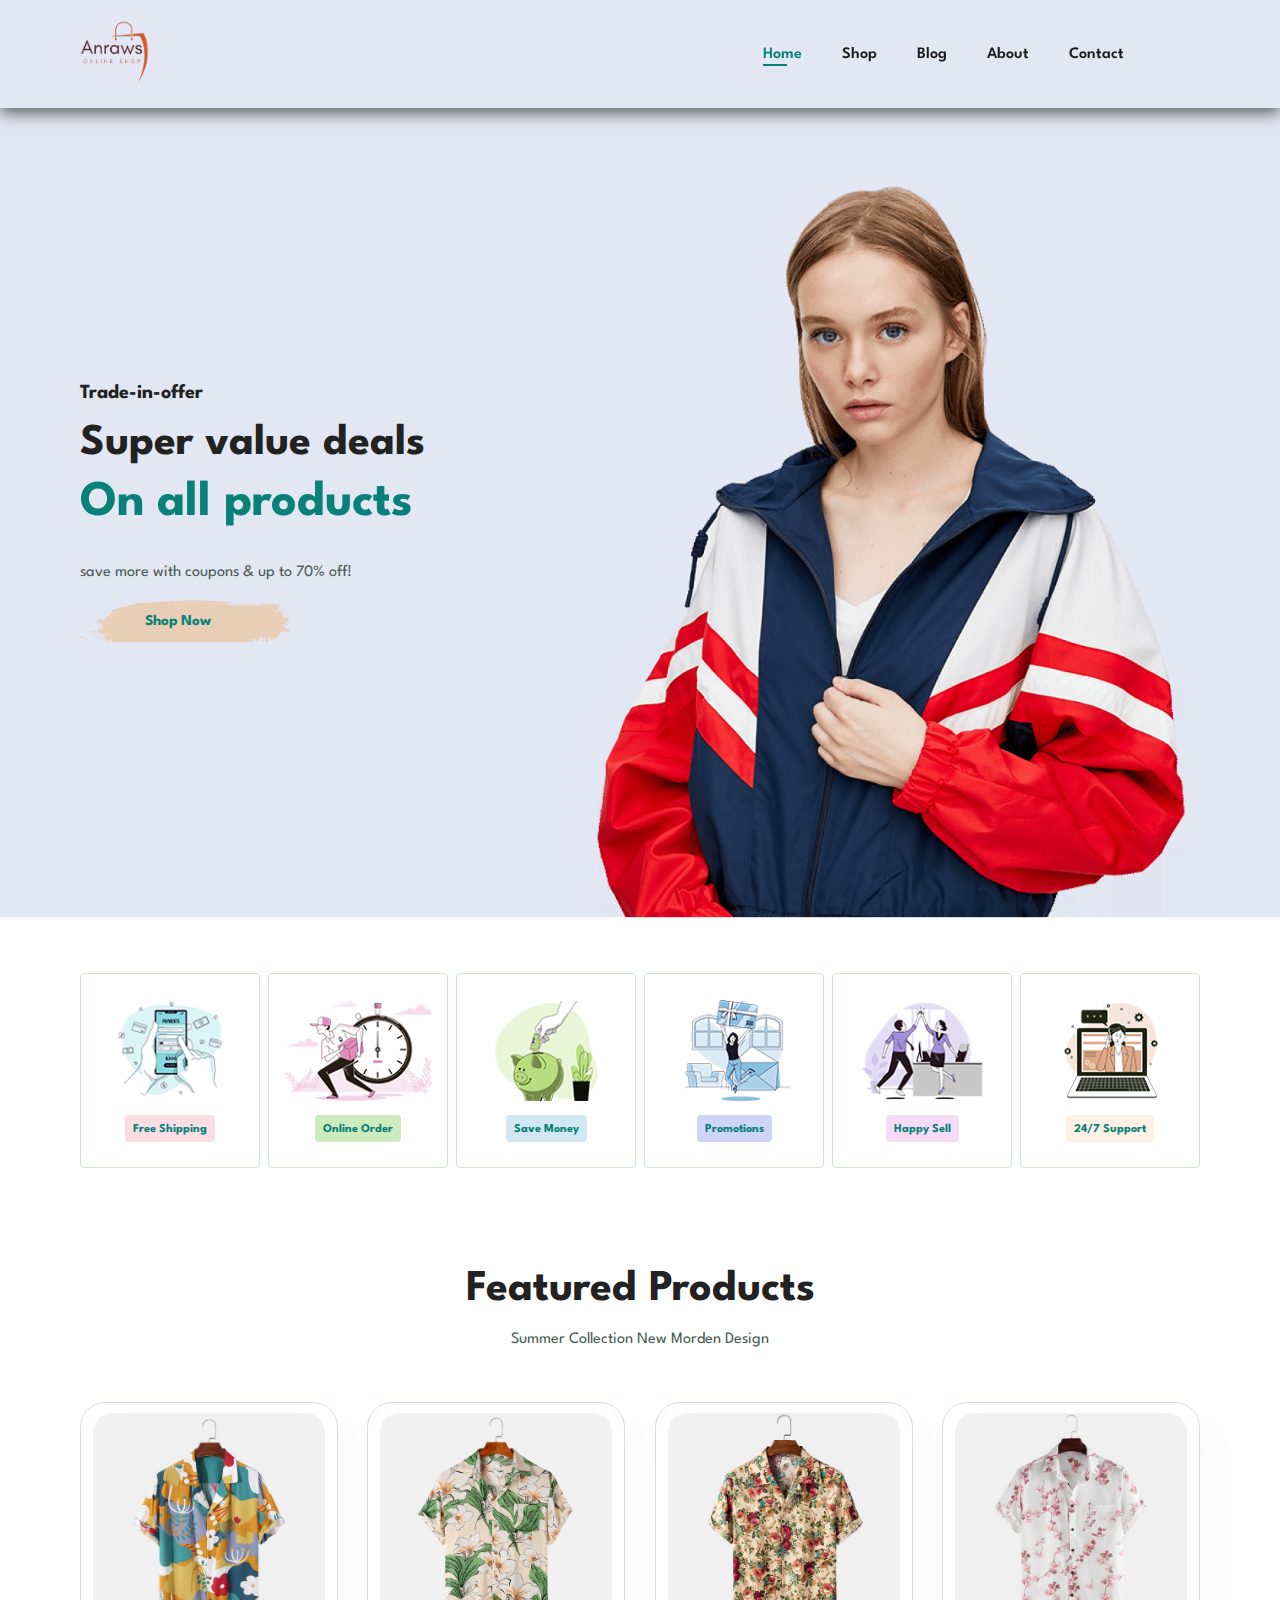
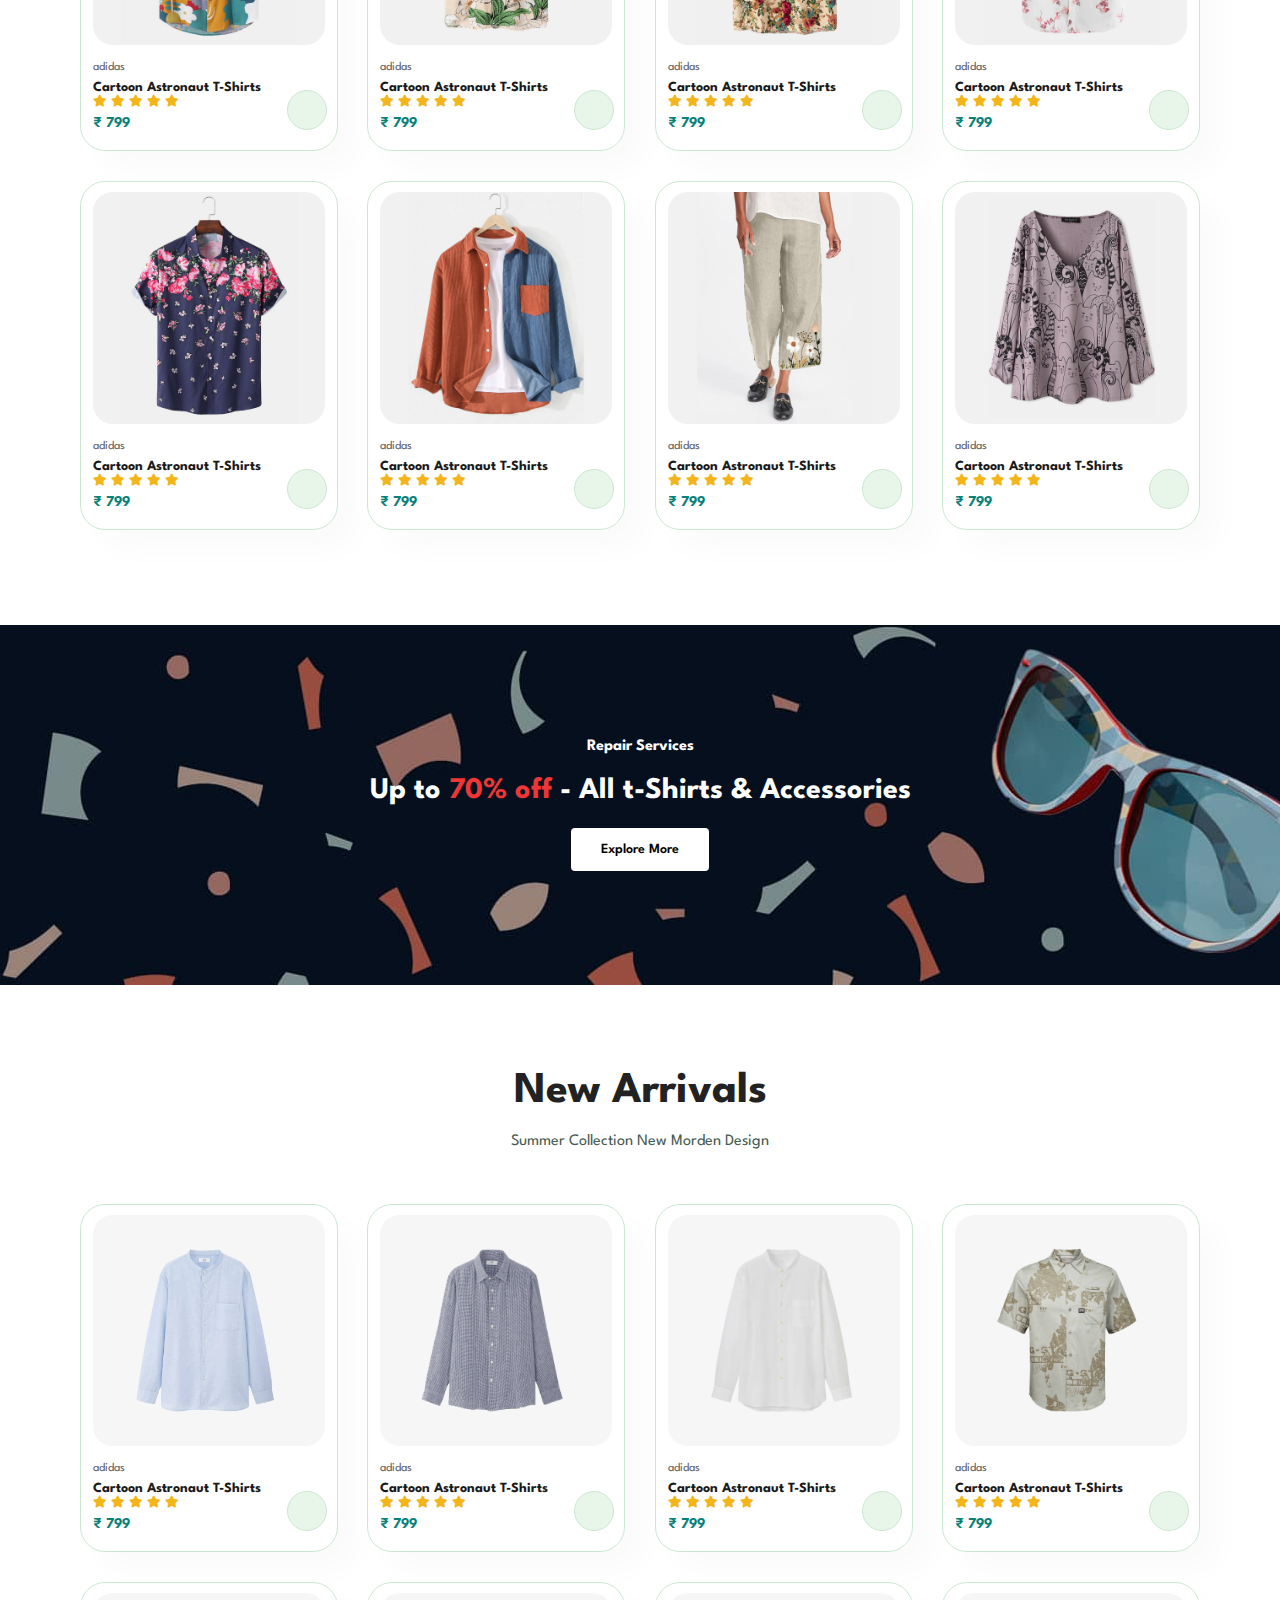
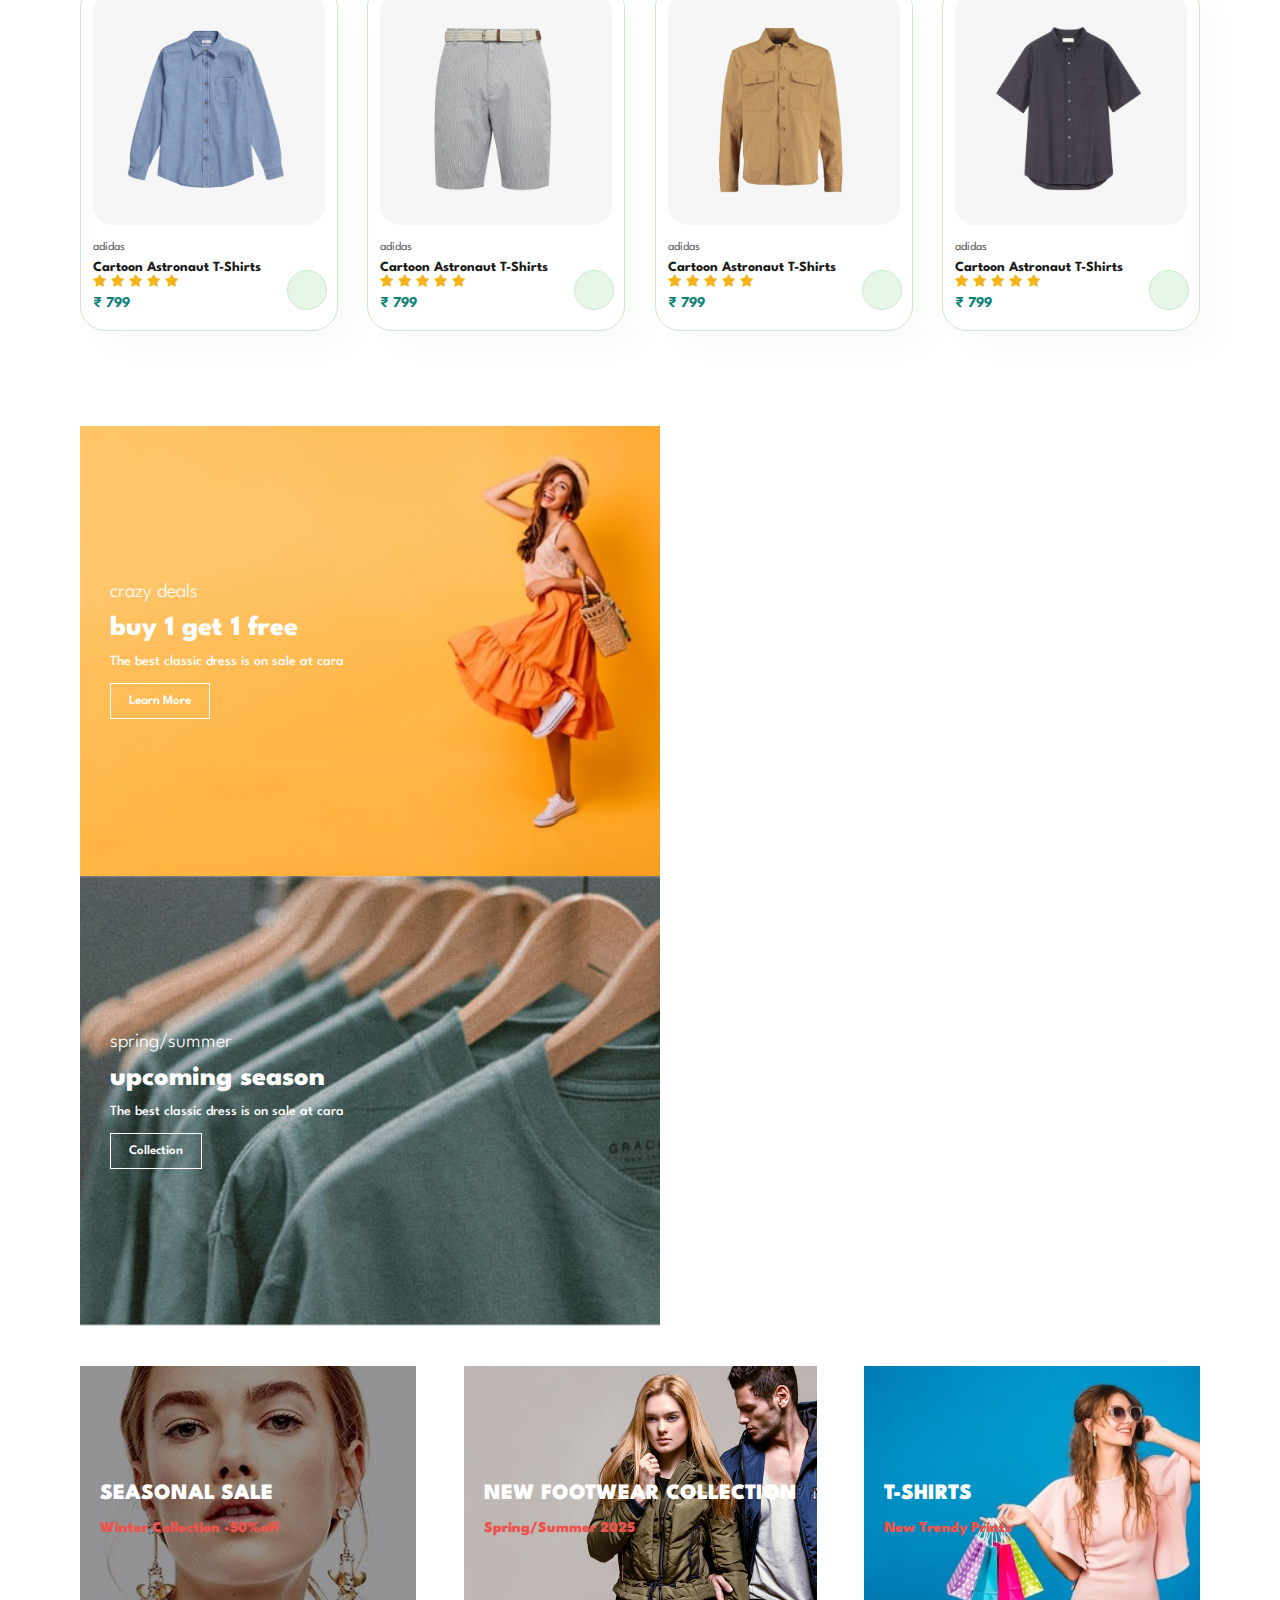
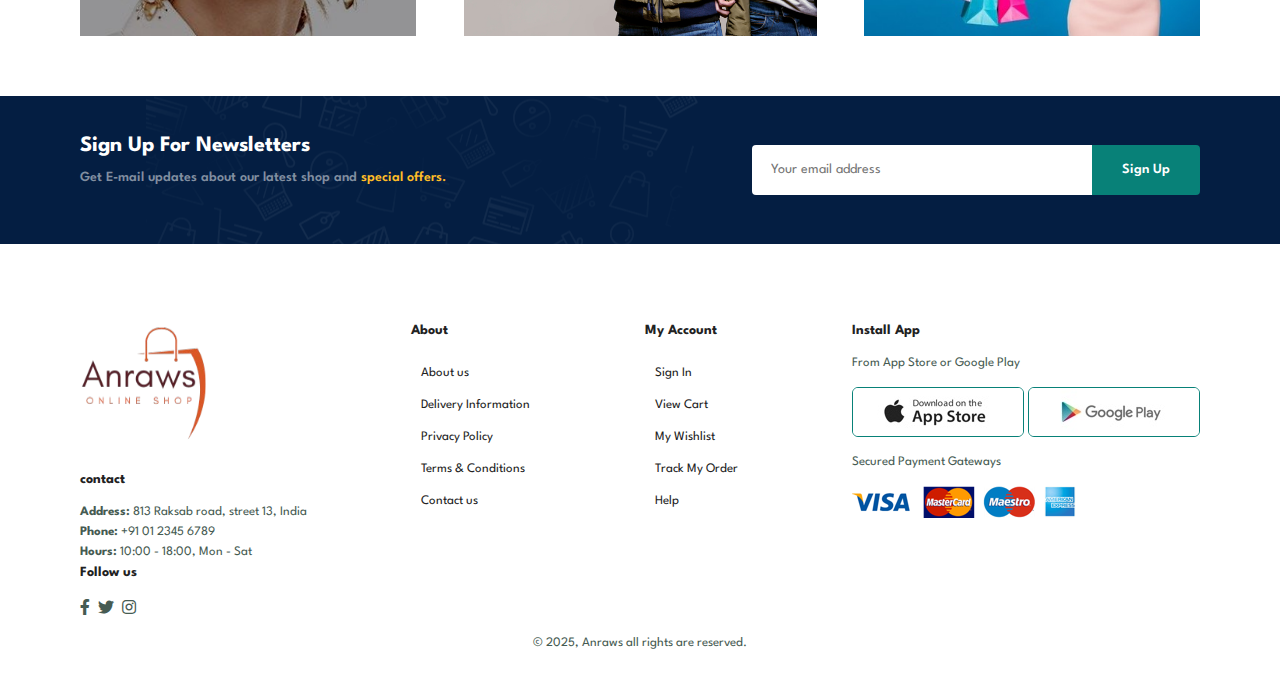
<file: index.html>
<!DOCTYPE html>
<html lang="en">
<head>
    <meta charset="UTF-8">
    <meta name="viewport" content="width=device-width, initial-scale=1.0">
    <title>E-commerce</title>

    <link rel="stylesheet" href="https://pro.fontawesome.com/releases/v5.10.0/css/all.css">
    <link rel="stylesheet" href="style.css">
    
</head>
<body>
    <section id="header">
        <a href="#"><img src="images/logo.png" class="logo" alt="" width="70px"></a>

        <div>
            <ul id="navbar">
                <li><a class="active" href="index.html">Home</a></li>
                <li><a href="shop.html" target="_blank">Shop</a></li>
                <li><a href="blog.html">Blog</a></li>
                <li><a href="about.html">About</a></li>
                <li><a href="contact.html">Contact</a></li>
                <li id="lg-bag"><a href="cart.html"><i class="far fa-shopping-bag"></i></a></li>
                <a href="#" id="close"><i class="far fa-times"></i></a>
            </ul>
        </div>
        <div id="mobile">
        <a href="cart.html"><i class="far fa-shopping-bag"></i></a>
        <i id="bar" class="fas fa-outdent"></i>
        </div>
    </section>

    <section id="hero">
        <h4>Trade-in-offer</h4>
        <h2>Super value deals</h2>
        <h1>On all products</h1>
        <p>save more with coupons & up to 70% off!</p>
        <button>Shop Now</button>
    </section>

    <section id="feature" class="section-p1">
        <div class="fe-box">
            <img src="images/features/f1.png" alt="">
            <h6>Free Shipping</h6>
        </div>
        <div class="fe-box">
            <img src="images/features/f2.png" alt="">
            <h6>Online Order</h6>
        </div>
        <div class="fe-box">
            <img src="images/features/f3.png" alt="">
            <h6>Save Money</h6>
        </div>
        <div class="fe-box">
            <img src="images/features/f4.png" alt="">
            <h6>Promotions</h6>
        </div>
        <div class="fe-box">
            <img src="images/features/f5.png" alt="">
            <h6>Happy Sell</h6>
        </div>
        <div class="fe-box">
            <img src="images/features/f6.png" alt="">
            <h6>24/7 Support</h6>
        </div>
    </section>

    <section id="product1" class="section-p1">
        <h2>Featured Products</h2>
        <p>Summer Collection New Morden Design</p>
        <div class="pro-container">
            <div class="pro">
            <img src="images/products/f1.jpg" alt="">
            <div class="des">
                <span>adidas</span>
                <h5>Cartoon Astronaut T-Shirts</h5>
                <div class="star">
                    <i class="fas fa-star"></i>
                    <i class="fas fa-star"></i>
                    <i class="fas fa-star"></i>
                    <i class="fas fa-star"></i>
                    <i class="fas fa-star"></i>
                </div>
                <h4>&#8377 799</h4>
            </div>
            <a href="#"><i class="far fa-shopping-cart cart"></i></a>
        </div>
        <div class="pro">
            <img src="images/products/f2.jpg" alt="">
            <div class="des">
                <span>adidas</span>
                <h5>Cartoon Astronaut T-Shirts</h5>
                <div class="star">
                    <i class="fas fa-star"></i>
                    <i class="fas fa-star"></i>
                    <i class="fas fa-star"></i>
                    <i class="fas fa-star"></i>
                    <i class="fas fa-star"></i>
                </div>
                <h4>&#8377 799</h4>
            </div>
            <a href="#"><i class="far fa-shopping-cart cart"></i></a>
        </div>
        <div class="pro">
            <img src="images/products/f3.jpg" alt="">
            <div class="des">
                <span>adidas</span>
                <h5>Cartoon Astronaut T-Shirts</h5>
                <div class="star">
                    <i class="fas fa-star"></i>
                    <i class="fas fa-star"></i>
                    <i class="fas fa-star"></i>
                    <i class="fas fa-star"></i>
                    <i class="fas fa-star"></i>
                </div>
                <h4>&#8377 799</h4>
            </div>
            <a href="#"><i class="far fa-shopping-cart cart"></i></a>
        </div>
        <div class="pro">
            <img src="images/products/f4.jpg" alt="">
            <div class="des">
                <span>adidas</span>
                <h5>Cartoon Astronaut T-Shirts</h5>
                <div class="star">
                    <i class="fas fa-star"></i>
                    <i class="fas fa-star"></i>
                    <i class="fas fa-star"></i>
                    <i class="fas fa-star"></i>
                    <i class="fas fa-star"></i>
                </div>
                <h4>&#8377 799</h4>
            </div>
            <a href="#"><i class="far fa-shopping-cart cart"></i></a>
        </div>
        <div class="pro">
            <img src="images/products/f5.jpg" alt="">
            <div class="des">
                <span>adidas</span>
                <h5>Cartoon Astronaut T-Shirts</h5>
                <div class="star">
                    <i class="fas fa-star"></i>
                    <i class="fas fa-star"></i>
                    <i class="fas fa-star"></i>
                    <i class="fas fa-star"></i>
                    <i class="fas fa-star"></i>
                </div>
                <h4>&#8377 799</h4>
            </div>
            <a href="#"><i class="far fa-shopping-cart cart"></i></a>
        </div>
        <div class="pro">
            <img src="images/products/f6.jpg" alt="">
            <div class="des">
                <span>adidas</span>
                <h5>Cartoon Astronaut T-Shirts</h5>
                <div class="star">
                    <i class="fas fa-star"></i>
                    <i class="fas fa-star"></i>
                    <i class="fas fa-star"></i>
                    <i class="fas fa-star"></i>
                    <i class="fas fa-star"></i>
                </div>
                <h4>&#8377 799</h4>
            </div>
            <a href="#"><i class="far fa-shopping-cart cart"></i></a>
        </div>
        <div class="pro">
            <img src="images/products/f7.jpg" alt="">
            <div class="des">
                <span>adidas</span>
                <h5>Cartoon Astronaut T-Shirts</h5>
                <div class="star">
                    <i class="fas fa-star"></i>
                    <i class="fas fa-star"></i>
                    <i class="fas fa-star"></i>
                    <i class="fas fa-star"></i>
                    <i class="fas fa-star"></i>
                </div>
                <h4>&#8377 799</h4>
            </div>
            <a href="#"><i class="far fa-shopping-cart cart"></i></a>
        </div>
        <div class="pro">
            <img src="images/products/f8.jpg" alt="">
            <div class="des">
                <span>adidas</span>
                <h5>Cartoon Astronaut T-Shirts</h5>
                <div class="star">
                    <i class="fas fa-star"></i>
                    <i class="fas fa-star"></i>
                    <i class="fas fa-star"></i>
                    <i class="fas fa-star"></i>
                    <i class="fas fa-star"></i>
                </div>
                <h4>&#8377 799</h4>
            </div>
            <a href="#"><i class="far fa-shopping-cart cart"></i></a>
        </div>
        </div>
    </section>

    <section id="banner" class="section-m1">
        <h4>Repair Services</h4>
        <h2>Up to <span>70% off</span> - All t-Shirts & Accessories</h2>
        <button class="normal">Explore More</button>
    </section>

    <section id="product1" class="section-p1">
        <h2>New Arrivals</h2>
        <p>Summer Collection New Morden Design</p>
        <div class="pro-container">
            <div class="pro">
            <img src="images/products/n1.jpg" alt="">
            <div class="des">
                <span>adidas</span>
                <h5>Cartoon Astronaut T-Shirts</h5>
                <div class="star">
                    <i class="fas fa-star"></i>
                    <i class="fas fa-star"></i>
                    <i class="fas fa-star"></i>
                    <i class="fas fa-star"></i>
                    <i class="fas fa-star"></i>
                </div>
                <h4>&#8377 799</h4>
            </div>
            <a href="#"><i class="far fa-shopping-cart cart"></i></a>
        </div>
        <div class="pro">
            <img src="images/products/n2.jpg" alt="">
            <div class="des">
                <span>adidas</span>
                <h5>Cartoon Astronaut T-Shirts</h5>
                <div class="star">
                    <i class="fas fa-star"></i>
                    <i class="fas fa-star"></i>
                    <i class="fas fa-star"></i>
                    <i class="fas fa-star"></i>
                    <i class="fas fa-star"></i>
                </div>
                <h4>&#8377 799</h4>
            </div>
            <a href="#"><i class="far fa-shopping-cart cart"></i></a>
        </div>
        <div class="pro">
            <img src="images/products/n3.jpg" alt="">
            <div class="des">
                <span>adidas</span>
                <h5>Cartoon Astronaut T-Shirts</h5>
                <div class="star">
                    <i class="fas fa-star"></i>
                    <i class="fas fa-star"></i>
                    <i class="fas fa-star"></i>
                    <i class="fas fa-star"></i>
                    <i class="fas fa-star"></i>
                </div>
                <h4>&#8377 799</h4>
            </div>
            <a href="#"><i class="far fa-shopping-cart cart"></i></a>
        </div>
        <div class="pro">
            <img src="images/products/n4.jpg" alt="">
            <div class="des">
                <span>adidas</span>
                <h5>Cartoon Astronaut T-Shirts</h5>
                <div class="star">
                    <i class="fas fa-star"></i>
                    <i class="fas fa-star"></i>
                    <i class="fas fa-star"></i>
                    <i class="fas fa-star"></i>
                    <i class="fas fa-star"></i>
                </div>
                <h4>&#8377 799</h4>
            </div>
            <a href="#"><i class="far fa-shopping-cart cart"></i></a>
        </div>
        <div class="pro">
            <img src="images/products/n5.jpg" alt="">
            <div class="des">
                <span>adidas</span>
                <h5>Cartoon Astronaut T-Shirts</h5>
                <div class="star">
                    <i class="fas fa-star"></i>
                    <i class="fas fa-star"></i>
                    <i class="fas fa-star"></i>
                    <i class="fas fa-star"></i>
                    <i class="fas fa-star"></i>
                </div>
                <h4>&#8377 799</h4>
            </div>
            <a href="#"><i class="far fa-shopping-cart cart"></i></a>
        </div>
        <div class="pro">
            <img src="images/products/n6.jpg" alt="">
            <div class="des">
                <span>adidas</span>
                <h5>Cartoon Astronaut T-Shirts</h5>
                <div class="star">
                    <i class="fas fa-star"></i>
                    <i class="fas fa-star"></i>
                    <i class="fas fa-star"></i>
                    <i class="fas fa-star"></i>
                    <i class="fas fa-star"></i>
                </div>
                <h4>&#8377 799</h4>
            </div>
            <a href="#"><i class="far fa-shopping-cart cart"></i></a>
        </div>
        <div class="pro">
            <img src="images/products/n7.jpg" alt="">
            <div class="des">
                <span>adidas</span>
                <h5>Cartoon Astronaut T-Shirts</h5>
                <div class="star">
                    <i class="fas fa-star"></i>
                    <i class="fas fa-star"></i>
                    <i class="fas fa-star"></i>
                    <i class="fas fa-star"></i>
                    <i class="fas fa-star"></i>
                </div>
                <h4>&#8377 799</h4>
            </div>
            <a href="#"><i class="far fa-shopping-cart cart"></i></a>
        </div>
        <div class="pro">
            <img src="images/products/n8.jpg" alt="">
            <div class="des">
                <span>adidas</span>
                <h5>Cartoon Astronaut T-Shirts</h5>
                <div class="star">
                    <i class="fas fa-star"></i>
                    <i class="fas fa-star"></i>
                    <i class="fas fa-star"></i>
                    <i class="fas fa-star"></i>
                    <i class="fas fa-star"></i>
                </div>
                <h4>&#8377 799</h4>
            </div>
            <a href="#"><i class="far fa-shopping-cart cart"></i></a>
        </div>
        </div>
    </section>

    <section id="sm-banner" class="section-p1">
        <div class="banner-box">
            <h4>crazy deals</h4>
            <h2>buy 1 get 1 free</h2>
            <span>The best classic dress is on sale at cara</span>
            <button class="white">Learn More</button>
        </div>
        <div class="banner-box banner-box2">
            <h4>spring/summer</h4>
            <h2>upcoming season</h2>
            <span>The best classic dress is on sale at cara</span>
            <button class="white">Collection</button>
        </div>
    </section>

    <section id="banner3">
        <div class="banner-box">
            <h2>SEASONAL SALE</h2>
            <h3>Winter Collection -50%off</h3>
        </div>
        <div class="banner-box banner-box2">
            <h2>NEW FOOTWEAR COLLECTION</h2>
            <h3>Spring/Summer 2025</h3>
        </div>
        <div class="banner-box banner-box3">
            <h2>T-SHIRTS</h2>
            <h3>New Trendy Prints</h3>
        </div>
    </section>

    <section id="newsletter" class="section-p1 section-m1">
        <div class="newstext">
            <h4>Sign Up For Newsletters</h4>
            <p>Get E-mail updates about our latest shop and <span>special offers.</span></p>
        </div>
        <div class="form">
            <input type="text" placeholder="Your email address">
            <button class="normal">Sign Up</button>
        </div>
    </section>

    <footer class="section-p1">
        <div class="col">
            <img class="logo" src="images/logo.png" alt="" width="130px">
            <h4>contact</h4>
            <p><strong>Address: </strong>813 Raksab road, street 13, India</p>
            <p><strong>Phone: </strong>+91 01 2345 6789</p>
            <p><strong>Hours: </strong>10:00 - 18:00, Mon - Sat</p>
            <div class="follow">
                <h4>Follow us</h4>
                <div class="icon">
                    <i class="fab fa-facebook-f"></i>
                    <i class="fab fa-twitter"></i>
                    <i class="fab fa-instagram"></i>
                </div>
            </div>
        </div>

        <div class="col">
            <h4>About</h4>
            <a href="#">About us</a>
            <a href="#">Delivery Information</a>
            <a href="#">Privacy Policy</a>
            <a href="#">Terms & Conditions</a>
            <a href="#">Contact us</a>
        </div>

        <div class="col">
            <h4>My Account</h4>
            <a href="#">Sign In</a>
            <a href="#">View Cart</a>
            <a href="#">My Wishlist</a>
            <a href="#">Track My Order</a>
            <a href="#">Help</a>
        </div>

        <div class="col install">
            <h4>Install App</h4>
            <p>From App Store or Google Play</p>
            <div class="row">
                <img src="images/pay/app.jpg" alt="">
                <img src="images/pay/play.jpg" alt="">
            </div>
            <p>Secured Payment Gateways</p>
            <img src="images/pay/pay.png" alt="">
        </div>

        <div class="copyright">
            <p>&copy 2025, Anraws all rights are reserved. </p>
        </div>
    </footer>

    <script src="script.js"></script>
</body>
</html>
</file>
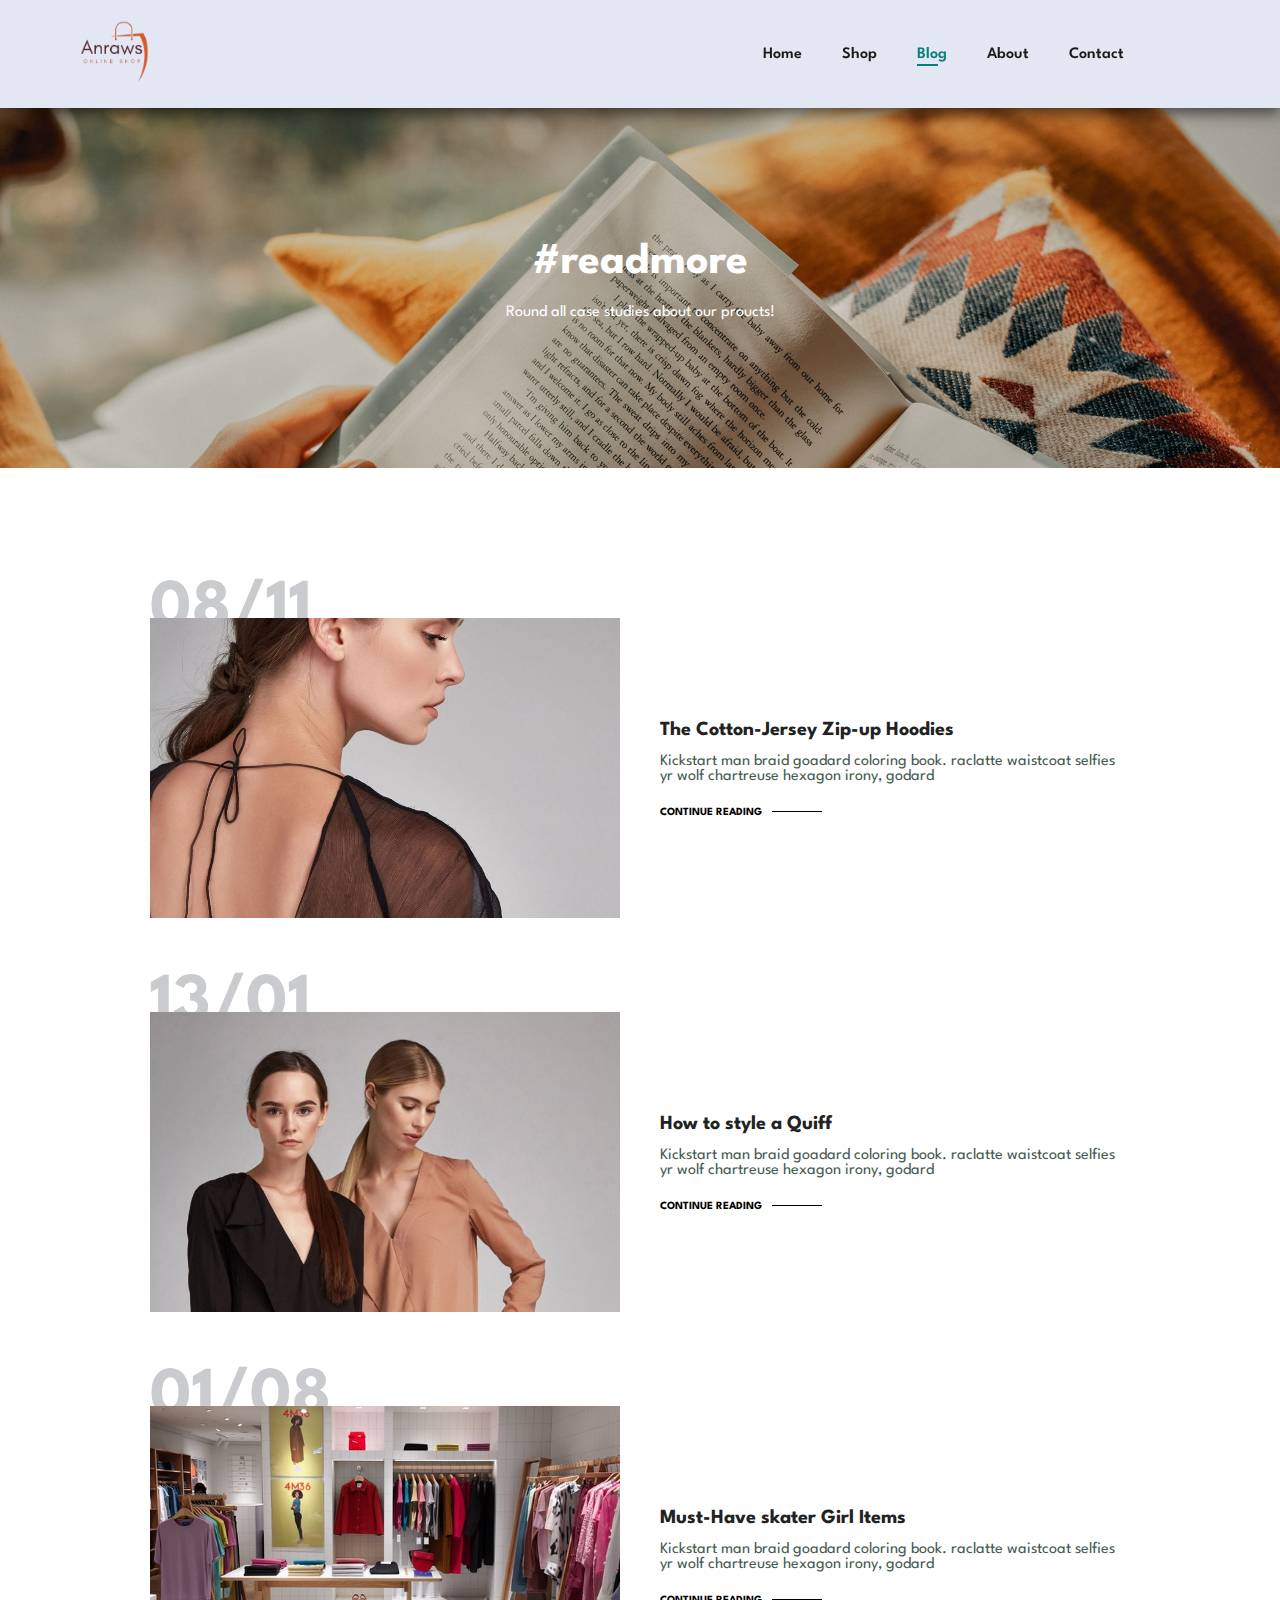
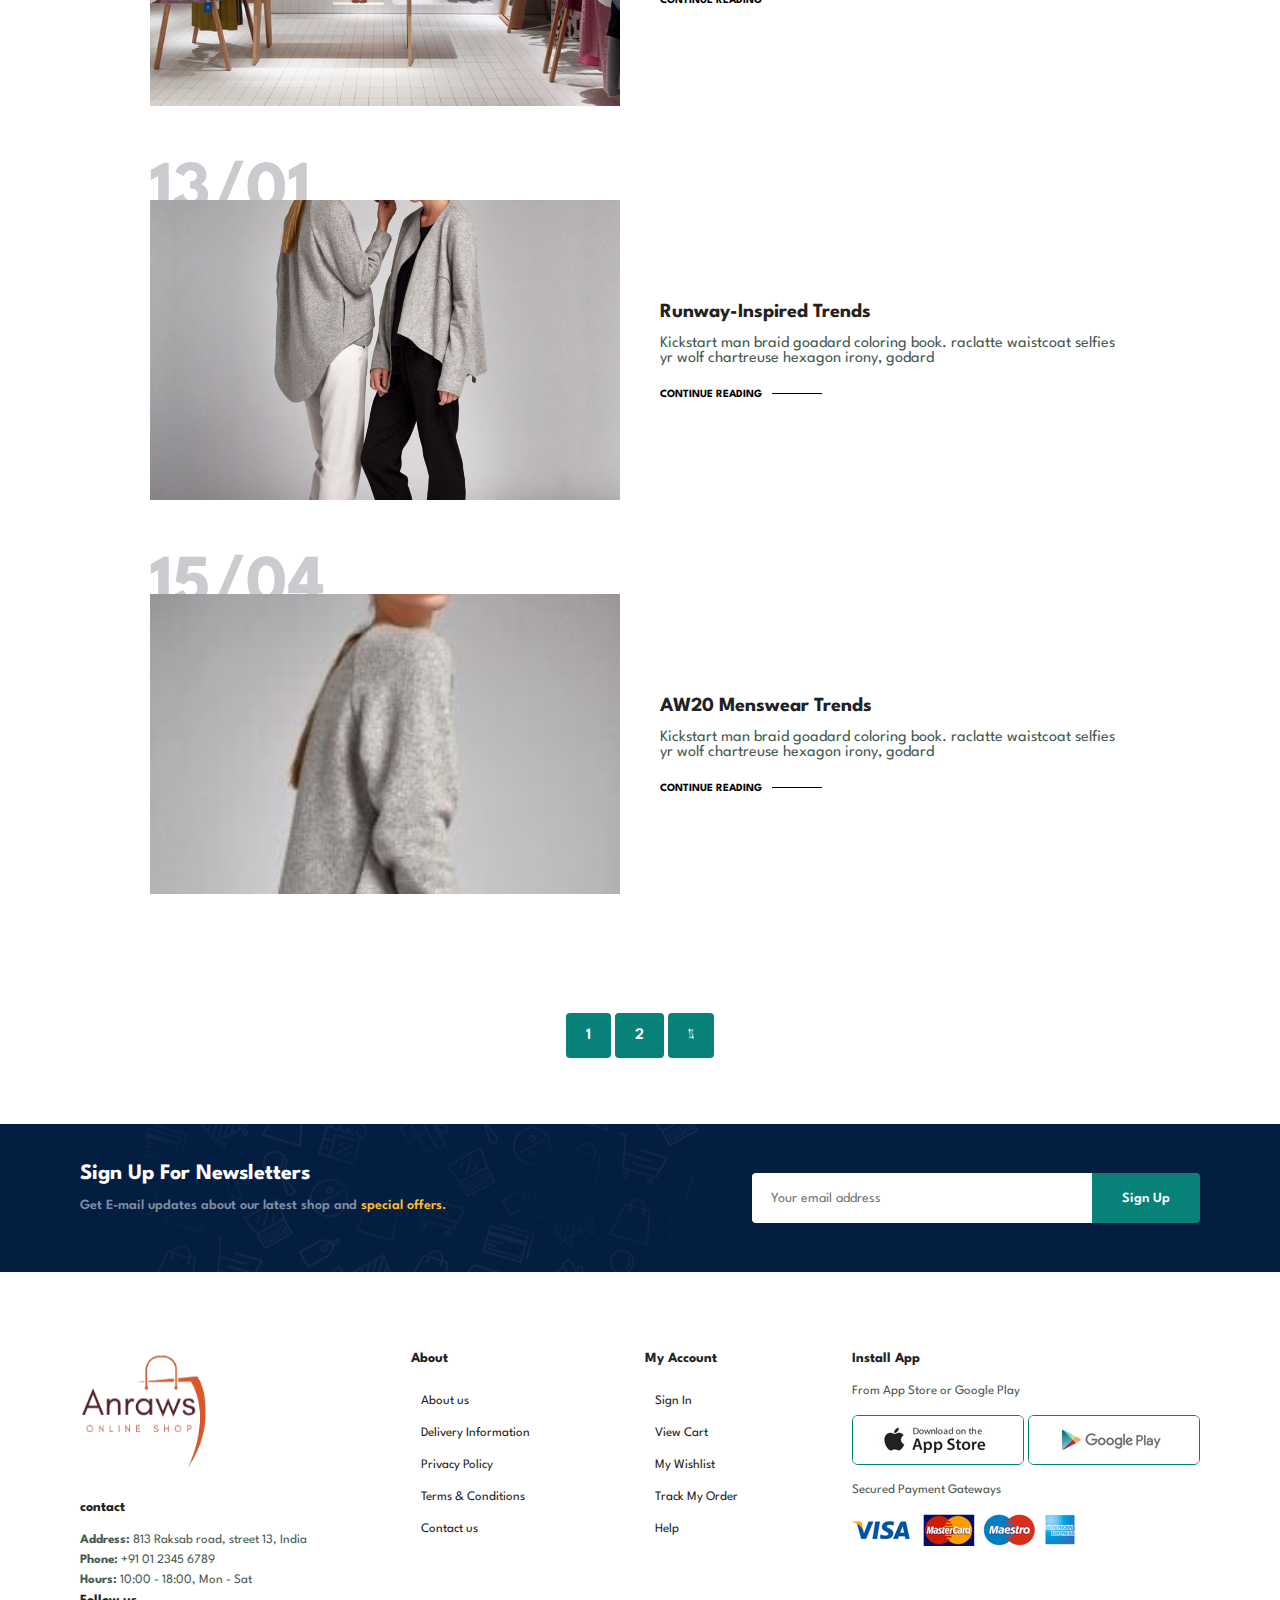
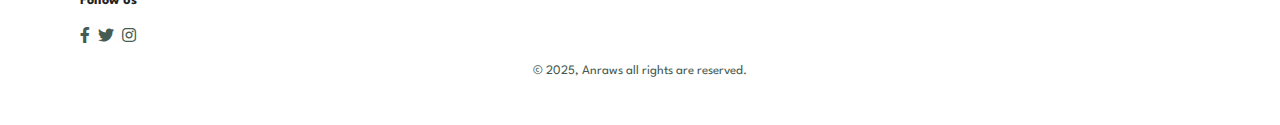
<file: blog.html>
<!DOCTYPE html>
<html lang="en">
<head>
    <meta charset="UTF-8">
    <meta name="viewport" content="width=device-width, initial-scale=1.0">
    <title>E-commerce</title>

    <link rel="stylesheet" href="https://pro.fontawesome.com/releases/v5.10.0/css/all.css">
    <link rel="stylesheet" href="style.css">
    
</head>
<body>
    <section id="header">
        <a href="#"><img src="images/logo.png" class="logo" alt="" width="70px"></a>

        <div>
            <ul id="navbar">
                <li><a  href="index.html">Home</a></li>
                <li><a  href="shop.html" target="_blank">Shop</a></li>
                <li><a class="active" href="blog.html">Blog</a></li>
                <li><a href="about.html">About</a></li>
                <li><a href="contact.html">Contact</a></li>
                <li id="lg-bag"><a href="cart.html"><i class="far fa-shopping-bag"></i></a></li>
                <a href="#" id="close"><i class="far fa-times"></i></a>
            </ul>
        </div>
        <div id="mobile">
        <a href="cart.html"><i class="far fa-shopping-bag"></i></a>
        <i id="bar" class="fas fa-outdent"></i>
        </div>
    </section>

    <section id="page-header" class="blog-header">
       
        <h2>#readmore</h2>
        <p>Round all case studies about our proucts!</p>
        
    </section>

    <section id="blog">
        <div class="blog-box">
            <div class="blog-img">
                <img src="images/blog/b1.jpg" alt="">
            </div>
            <div class="blog-details">
                <h4>The Cotton-Jersey Zip-up Hoodies</h4>
                <p>Kickstart man braid goadard coloring book. raclatte waistcoat selfies yr wolf chartreuse hexagon irony, godard</p>
                <a href="#">CONTINUE READING</a>
            </div>
            <h1>08/11</h1>
        </div>
        <div class="blog-box">
            <div class="blog-img">
                <img src="images/blog/b2.jpg" alt="">
            </div>
            <div class="blog-details">
                <h4>How to style a Quiff</h4>
                <p>Kickstart man braid goadard coloring book. raclatte waistcoat selfies yr wolf chartreuse hexagon irony, godard</p>
                <a href="#">CONTINUE READING</a>
            </div>
            <h1>13/01</h1>
        </div>
        <div class="blog-box">
            <div class="blog-img">
                <img src="images/blog/b3.jpg" alt="">
            </div>
            <div class="blog-details">
                <h4>Must-Have skater Girl Items</h4>
                <p>Kickstart man braid goadard coloring book. raclatte waistcoat selfies yr wolf chartreuse hexagon irony, godard</p>
                <a href="#">CONTINUE READING</a>
            </div>
            <h1>01/08</h1>
        </div>
        <div class="blog-box">
            <div class="blog-img">
                <img src="images/blog/b4.jpg" alt="">
            </div>
            <div class="blog-details">
                <h4>Runway-Inspired Trends</h4>
                <p>Kickstart man braid goadard coloring book. raclatte waistcoat selfies yr wolf chartreuse hexagon irony, godard</p>
                <a href="#">CONTINUE READING</a>
            </div>
            <h1>13/01</h1>
        </div>
        <div class="blog-box">
            <div class="blog-img">
                <img src="images/blog/b5.jpg" alt="">
            </div>
            <div class="blog-details">
                <h4>AW20 Menswear Trends</h4>
                <p>Kickstart man braid goadard coloring book. raclatte waistcoat selfies yr wolf chartreuse hexagon irony, godard</p>
                <a href="#">CONTINUE READING</a>
            </div>
            <h1>15/04</h1>
        </div>
    </section>
   

    <section id="pagination" class="section-p1">
        <a href="#">1</a>
        <a href="#">2</a>
        <a href="#"><i class="fal fa-long-arrow-alt-right"></i></a>
    </section>

    <section id="newsletter" class="section-p1 section-m1">
        <div class="newstext">
            <h4>Sign Up For Newsletters</h4>
            <p>Get E-mail updates about our latest shop and <span>special offers.</span></p>
        </div>
        <div class="form">
            <input type="text" placeholder="Your email address">
            <button class="normal">Sign Up</button>
        </div>
    </section>

    <footer class="section-p1">
        <div class="col">
            <img class="logo" src="images/logo.png" alt="" width="130px">
            <h4>contact</h4>
            <p><strong>Address: </strong>813 Raksab road, street 13, India</p>
            <p><strong>Phone: </strong>+91 01 2345 6789</p>
            <p><strong>Hours: </strong>10:00 - 18:00, Mon - Sat</p>
            <div class="follow">
                <h4>Follow us</h4>
                <div class="icon">
                    <i class="fab fa-facebook-f"></i>
                    <i class="fab fa-twitter"></i>
                    <i class="fab fa-instagram"></i>
                </div>
            </div>
        </div>

        <div class="col">
            <h4>About</h4>
            <a href="#">About us</a>
            <a href="#">Delivery Information</a>
            <a href="#">Privacy Policy</a>
            <a href="#">Terms & Conditions</a>
            <a href="#">Contact us</a>
        </div>

        <div class="col">
            <h4>My Account</h4>
            <a href="#">Sign In</a>
            <a href="#">View Cart</a>
            <a href="#">My Wishlist</a>
            <a href="#">Track My Order</a>
            <a href="#">Help</a>
        </div>

        <div class="col install">
            <h4>Install App</h4>
            <p>From App Store or Google Play</p>
            <div class="row">
                <img src="images/pay/app.jpg" alt="">
                <img src="images/pay/play.jpg" alt="">
            </div>
            <p>Secured Payment Gateways</p>
            <img src="images/pay/pay.png" alt="">
        </div>

        <div class="copyright">
            <p>&copy 2025, Anraws all rights are reserved. </p>
        </div>
    </footer>

    <script src="script.js"></script>
</body>
</html>
</file>
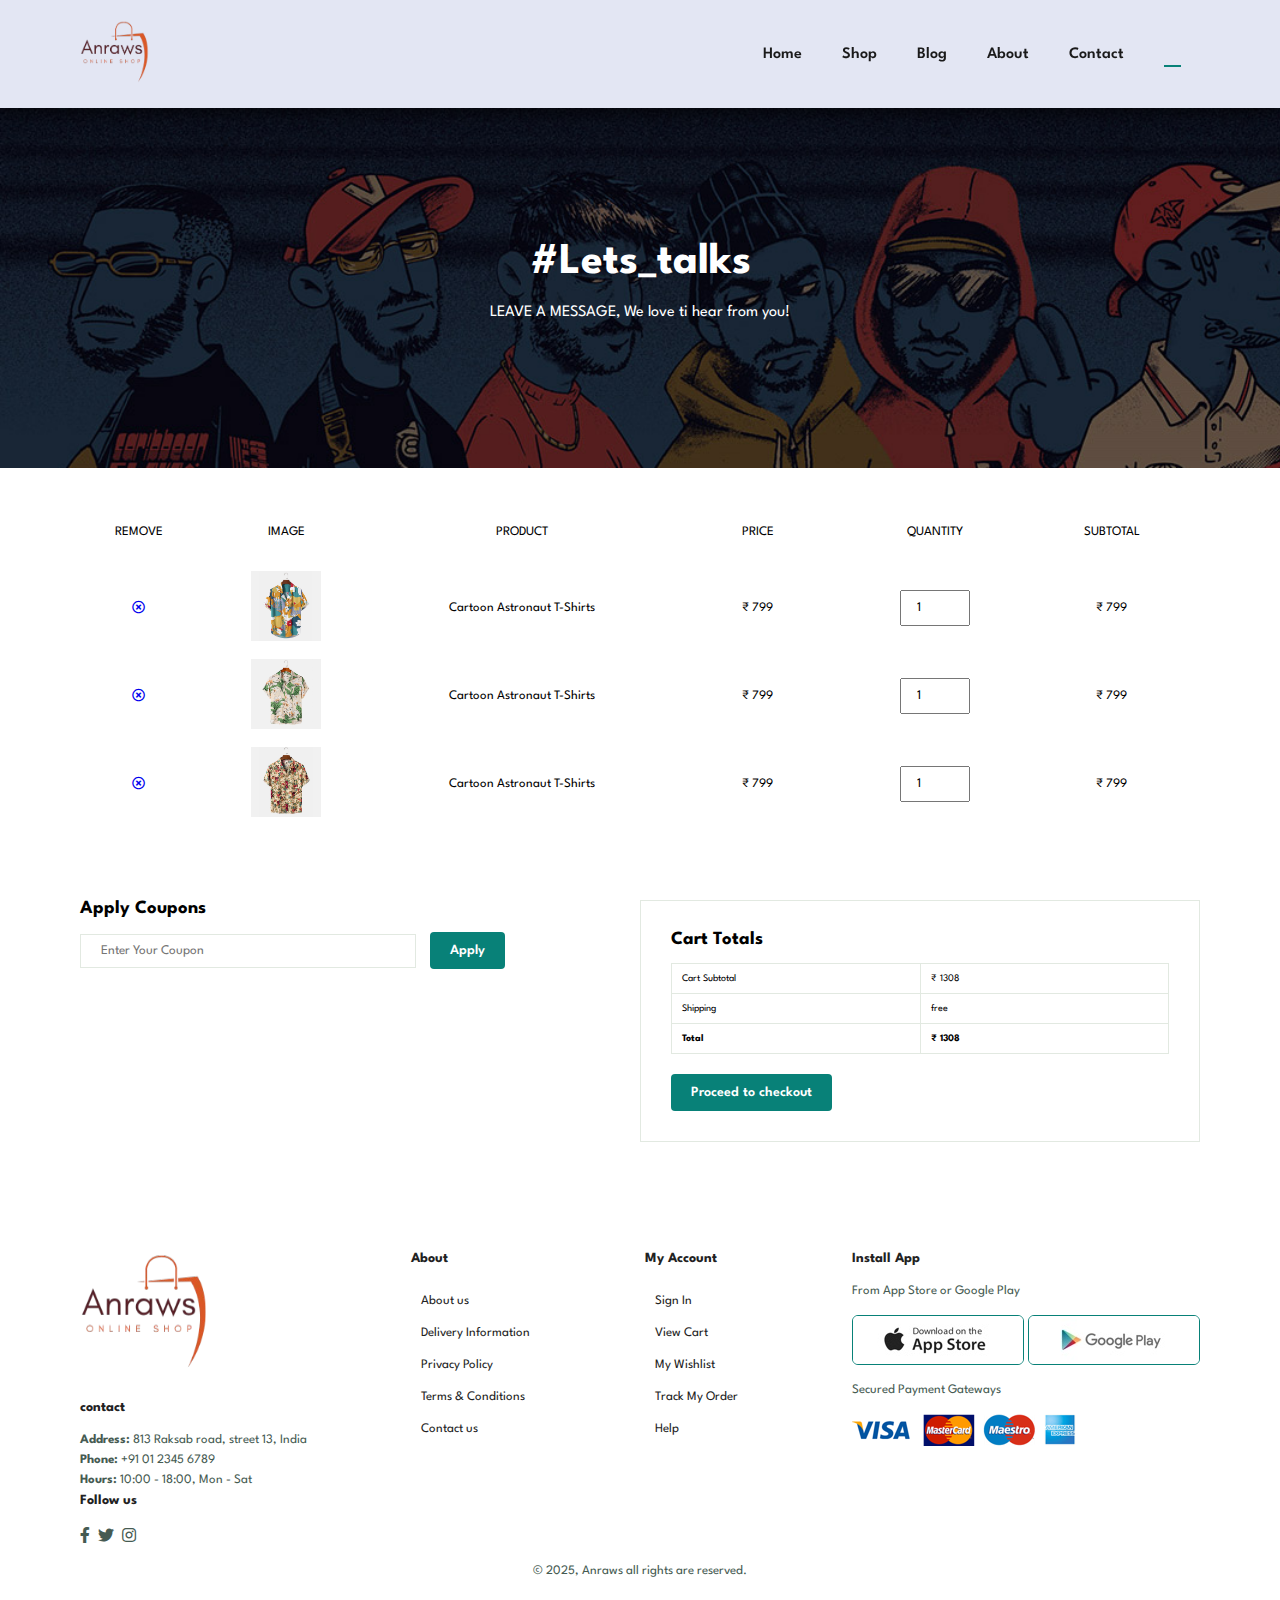
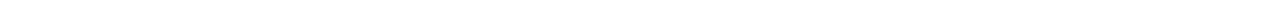
<file: cart.html>
<!DOCTYPE html>
<html lang="en">
<head>
    <meta charset="UTF-8">
    <meta name="viewport" content="width=device-width, initial-scale=1.0">
    <title>E-commerce</title>

    <link rel="stylesheet" href="https://pro.fontawesome.com/releases/v5.10.0/css/all.css">
    <link rel="stylesheet" href="style.css">
    
</head>
<body>
    <section id="header">
        <a href="#"><img src="images/logo.png" class="logo" alt="" width="70px"></a>

        <div>
            <ul id="navbar">
                <li><a href="index.html">Home</a></li>
                <li><a href="shop.html" target="_blank">Shop</a></li>
                <li><a href="blog.html">Blog</a></li>
                <li><a href="about.html">About</a></li>
                <li><a href="contact.html">Contact</a></li>
                <li id="lg-bag"><a class="active" href="cart.html"><i class="far fa-shopping-bag"></i></a></li>
                <a href="#" id="close"><i class="far fa-times"></i></a>
            </ul>
        </div>
        <div id="mobile">
        <a class="active" href="cart.html"><i class="far fa-shopping-bag"></i></a>
        <i id="bar" class="fas fa-outdent"></i>
        </div>
    </section>

    <section id="page-header" class="about-header">
       
        <h2>#Lets_talks</h2>
        <p>LEAVE A MESSAGE, We love ti hear from you!</p>
        
    </section>

    <section id="cart" class="section-p1">
        <table width="100%">
            <thead>
                <tr>
                    <td>Remove</td>
                    <td>Image</td>
                    <td>Product</td>
                    <td>Price</td>
                    <td>Quantity</td>
                    <td>Subtotal</td>
                </tr>
            </thead>
            <tbody>
                <tr>
                    <td><a href="#"><i class="far fa-times-circle"></i></a></td>
                    <td><img src="images/products/f1.jpg" alt=""></td>
                    <td>Cartoon Astronaut T-Shirts</td>
                    <td>&#8377 799</td>
                    <td><input type="number" value="1"></td>
                    <td>&#8377 799</td>

                </tr>
                <tr>
                    <td><a href="#"><i class="far fa-times-circle"></i></a></td>
                    <td><img src="images/products/f2.jpg" alt=""></td>
                    <td>Cartoon Astronaut T-Shirts</td>
                    <td>&#8377 799</td>
                    <td><input type="number" value="1"></td>
                    <td>&#8377 799</td>

                </tr>
                <tr>
                    <td><a href="#"><i class="far fa-times-circle"></i></a></td>
                    <td><img src="images/products/f3.jpg" alt=""></td>
                    <td>Cartoon Astronaut T-Shirts</td>
                    <td>&#8377 799</td>
                    <td><input type="number" value="1"></td>
                    <td>&#8377 799</td>

                </tr>
            </tbody>
        </table>
    </section>
   
    <section id="cart-add" class="section-p1">
        <div id="coupon">
            <h3>Apply Coupons</h3>
            <div>
                <input type="text" placeholder="Enter Your Coupon">
                <button class="normal">Apply</button>
            </div>
        </div>

        <div id="subtotal">
            <h3>Cart Totals</h3>
            <table>
                <tr>
                    <td>Cart Subtotal</td>
                    <td>&#8377 1308</td>
                </tr>
                <tr>
                    <td>Shipping</td>
                    <td>free</td>

                </tr>
                <tr>
                    <td><strong>Total</strong></td>
                    <td><strong>&#8377 1308</strong></td>
                </tr>
            </table>
            <button class="normal">Proceed to checkout</button>

        </div>
    </section>

    <footer class="section-p1">
        <div class="col">
            <img class="logo" src="images/logo.png" alt="" width="130px">
            <h4>contact</h4>
            <p><strong>Address: </strong>813 Raksab road, street 13, India</p>
            <p><strong>Phone: </strong>+91 01 2345 6789</p>
            <p><strong>Hours: </strong>10:00 - 18:00, Mon - Sat</p>
            <div class="follow">
                <h4>Follow us</h4>
                <div class="icon">
                    <i class="fab fa-facebook-f"></i>
                    <i class="fab fa-twitter"></i>
                    <i class="fab fa-instagram"></i>
                </div>
            </div>
        </div>

        <div class="col">
            <h4>About</h4>
            <a href="#">About us</a>
            <a href="#">Delivery Information</a>
            <a href="#">Privacy Policy</a>
            <a href="#">Terms & Conditions</a>
            <a href="#">Contact us</a>
        </div>

        <div class="col">
            <h4>My Account</h4>
            <a href="#">Sign In</a>
            <a href="#">View Cart</a>
            <a href="#">My Wishlist</a>
            <a href="#">Track My Order</a>
            <a href="#">Help</a>
        </div>

        <div class="col install">
            <h4>Install App</h4>
            <p>From App Store or Google Play</p>
            <div class="row">
                <img src="images/pay/app.jpg" alt="">
                <img src="images/pay/play.jpg" alt="">
            </div>
            <p>Secured Payment Gateways</p>
            <img src="images/pay/pay.png" alt="">
        </div>

        <div class="copyright">
            <p>&copy 2025, Anraws all rights are reserved. </p>
        </div>
    </footer>

    <script src="script.js"></script>
</body>
</html>
</file>
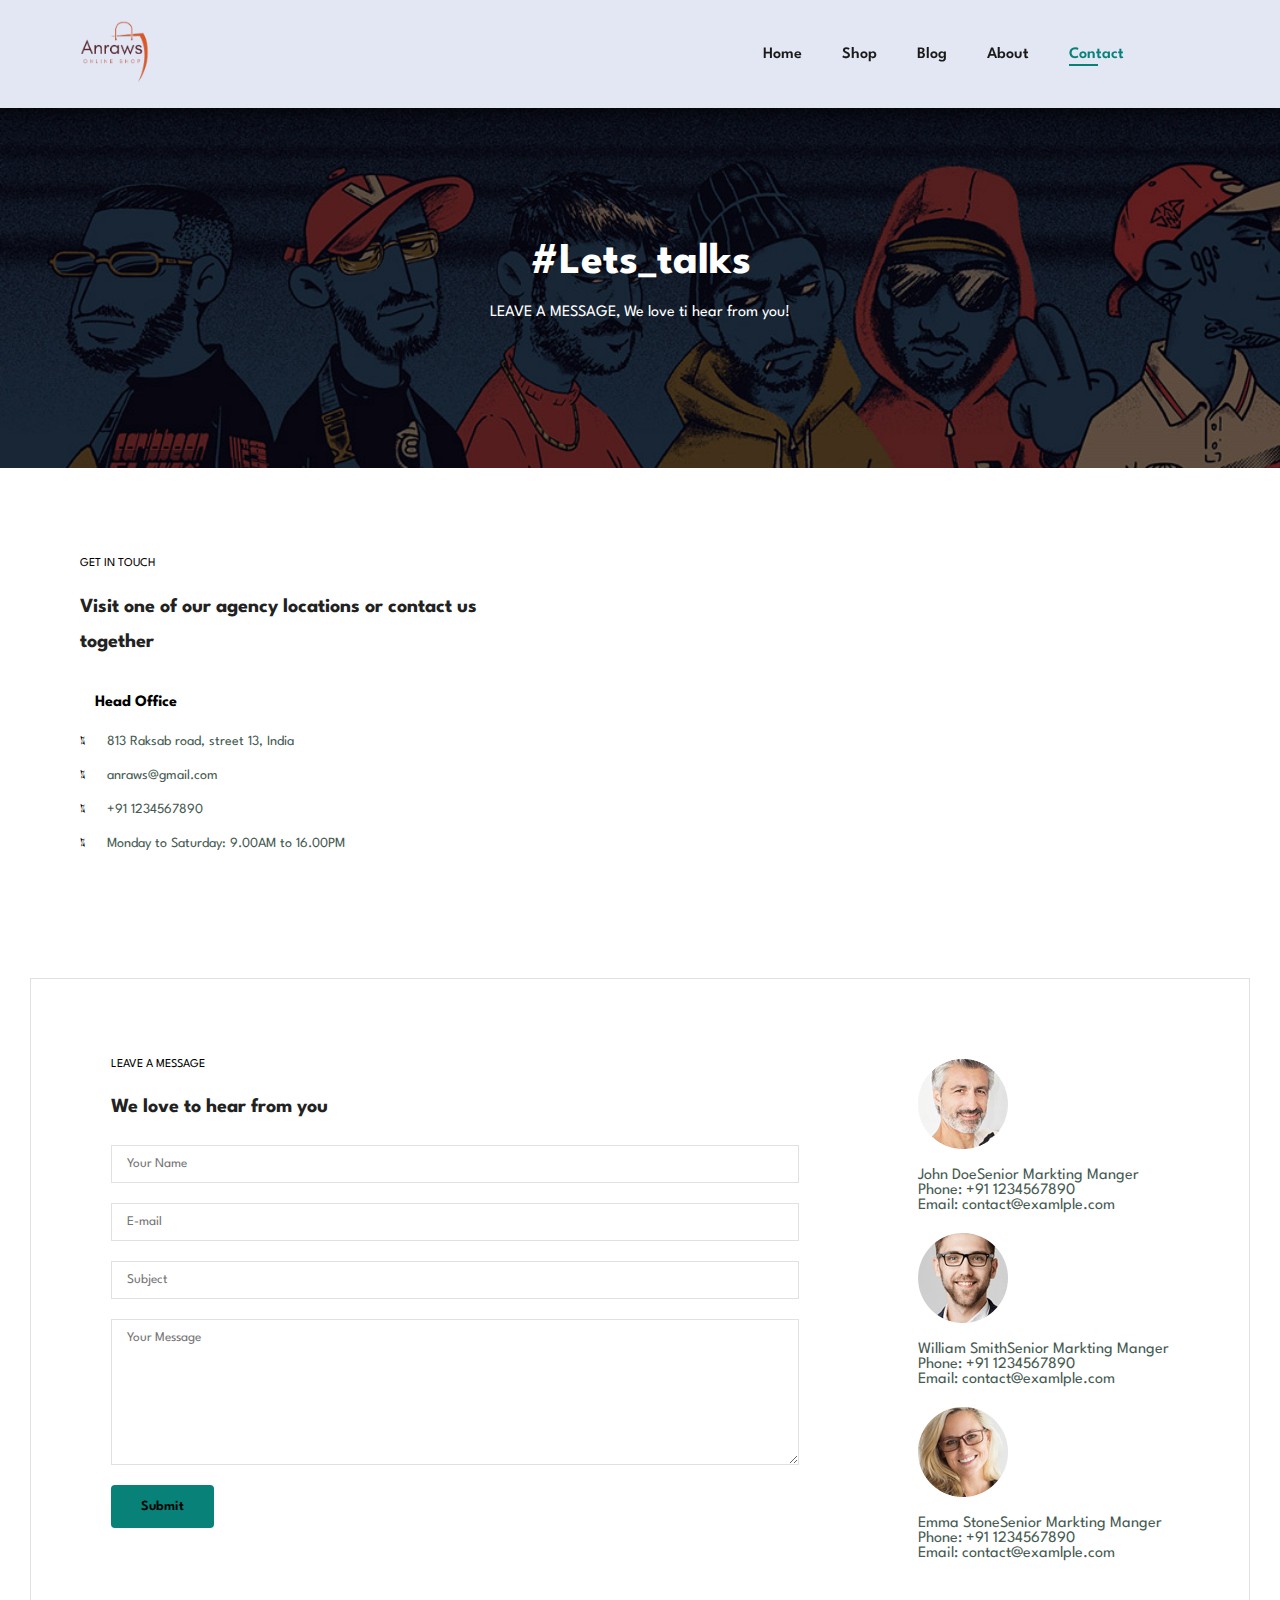
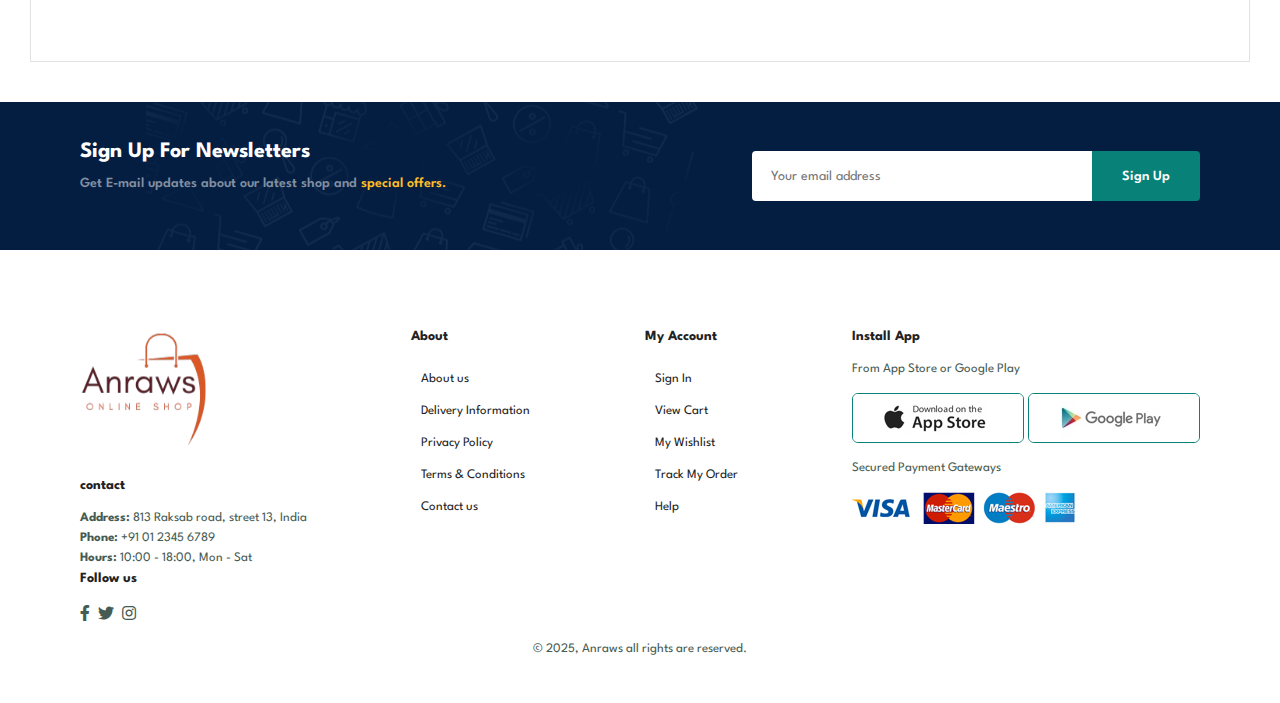
<file: contact.html>
<!DOCTYPE html>
<html lang="en">
<head>
    <meta charset="UTF-8">
    <meta name="viewport" content="width=device-width, initial-scale=1.0">
    <title>E-commerce</title>

    <link rel="stylesheet" href="https://pro.fontawesome.com/releases/v5.10.0/css/all.css">
    <link rel="stylesheet" href="style.css">
    
</head>
<body>
    <section id="header">
        <a href="#"><img src="images/logo.png" class="logo" alt="" width="70px"></a>

        <div>
            <ul id="navbar">
                <li><a href="index.html">Home</a></li>
                <li><a href="shop.html" target="_blank">Shop</a></li>
                <li><a href="blog.html">Blog</a></li>
                <li><a href="about.html">About</a></li>
                <li><a class="active" href="contact.html">Contact</a></li>
                <li id="lg-bag"><a href="cart.html"><i class="far fa-shopping-bag"></i></a></li>
                <a href="#" id="close"><i class="far fa-times"></i></a>
            </ul>
        </div>
        <div id="mobile">
        <a href="cart.html"><i class="far fa-shopping-bag"></i></a>
        <i id="bar" class="fas fa-outdent"></i>
        </div>
    </section>

    <section id="page-header" class="about-header">
       
        <h2>#Lets_talks</h2>
        <p>LEAVE A MESSAGE, We love ti hear from you!</p>
        
    </section>

    <section id="contact-details" class="section-p1">
        <div class="details">
            <span>GET IN TOUCH</span>
            <h2>Visit one of our agency locations or contact us together</h2>
            <h3>Head Office</h3>
            <div>
                <li>
                    <i class="fal fa-map"></i>
                    <p>813 Raksab road, street 13, India</p>
                </li>
                <li>
                    <i class="fal fa-envelope"></i>
                    <p>anraws@gmail.com</p>
                </li>
                <li>
                    <i class="fal fa-phone-alt"></i>
                    <p>+91 1234567890</p>
                </li>
                <li>
                    <i class="fal fa-clock"></i>
                    <p>Monday to Saturday: 9.00AM to 16.00PM</p>
                </li>
            </div>
        </div>

        <div class="map">
            <iframe src="https://www.google.com/maps/embed?pb=!1m18!1m12!1m3!1d3510.393174605324!2d-81.57332028904958!3d28.377190395529592!2m3!1f0!2f0!3f0!3m2!1i1024!2i768!4f13.1!3m3!1m2!1s0x88dd7ee634caa5f7%3A0xa71e391fd01cf1a0!2sWalt%20Disney%20World%C2%AE%20Resort!5e0!3m2!1sen!2sin!4v1751037639898!5m2!1sen!2sin" width="600" height="450" style="border:0;" allowfullscreen="" loading="lazy" referrerpolicy="no-referrer-when-downgrade"></iframe>

        </div>
    </section>

    <section id="form-details">
        <form action="">
            <span>  LEAVE A MESSAGE</span>
            <h2>We love to hear from you</h2>
            <input type="text" placeholder="Your Name">
            <input type="email" placeholder="E-mail">
            <input type="text" placeholder="Subject">
            <textarea name="" id="" cols="36" rows="10" placeholder="Your Message"></textarea>
            <button class="normal">Submit</button>
            
        </form>

        <div class="people">
            <div>
                <img src="images/people/1.png" alt="">
                <p><span>John Doe</span>Senior Markting Manger <br> Phone: +91 1234567890 <br> Email: contact@examlple.com  </p>
            </div>
            <div>
                <img src="images/people/2.png" alt="">
                <p><span>William Smith</span>Senior Markting Manger <br> Phone: +91 1234567890 <br> Email: contact@examlple.com  </p>
            </div>
            <div>
                <img src="images/people/3.png" alt="">
                <p><span>Emma Stone</span>Senior Markting Manger <br> Phone: +91 1234567890 <br> Email: contact@examlple.com  </p>
            </div>
        </div>
    </section>

    <section id="newsletter" class="section-p1 section-m1">
        <div class="newstext">
            <h4>Sign Up For Newsletters</h4>
            <p>Get E-mail updates about our latest shop and <span>special offers.</span></p>
        </div>
        <div class="form">
            <input type="text" placeholder="Your email address">
            <button class="normal">Sign Up</button>
        </div>
    </section>
   

    <footer class="section-p1">
        <div class="col">
            <img class="logo" src="images/logo.png" alt="" width="130px">
            <h4>contact</h4>
            <p><strong>Address: </strong>813 Raksab road, street 13, India</p>
            <p><strong>Phone: </strong>+91 01 2345 6789</p>
            <p><strong>Hours: </strong>10:00 - 18:00, Mon - Sat</p>
            <div class="follow">
                <h4>Follow us</h4>
                <div class="icon">
                    <i class="fab fa-facebook-f"></i>
                    <i class="fab fa-twitter"></i>
                    <i class="fab fa-instagram"></i>
                </div>
            </div>
        </div>

        <div class="col">
            <h4>About</h4>
            <a href="#">About us</a>
            <a href="#">Delivery Information</a>
            <a href="#">Privacy Policy</a>
            <a href="#">Terms & Conditions</a>
            <a href="#">Contact us</a>
        </div>

        <div class="col">
            <h4>My Account</h4>
            <a href="#">Sign In</a>
            <a href="#">View Cart</a>
            <a href="#">My Wishlist</a>
            <a href="#">Track My Order</a>
            <a href="#">Help</a>
        </div>

        <div class="col install">
            <h4>Install App</h4>
            <p>From App Store or Google Play</p>
            <div class="row">
                <img src="images/pay/app.jpg" alt="">
                <img src="images/pay/play.jpg" alt="">
            </div>
            <p>Secured Payment Gateways</p>
            <img src="images/pay/pay.png" alt="">
        </div>

        <div class="copyright">
            <p>&copy 2025, Anraws all rights are reserved. </p>
        </div>
    </footer>

    <script src="script.js"></script>
</body>
</html>
</file>
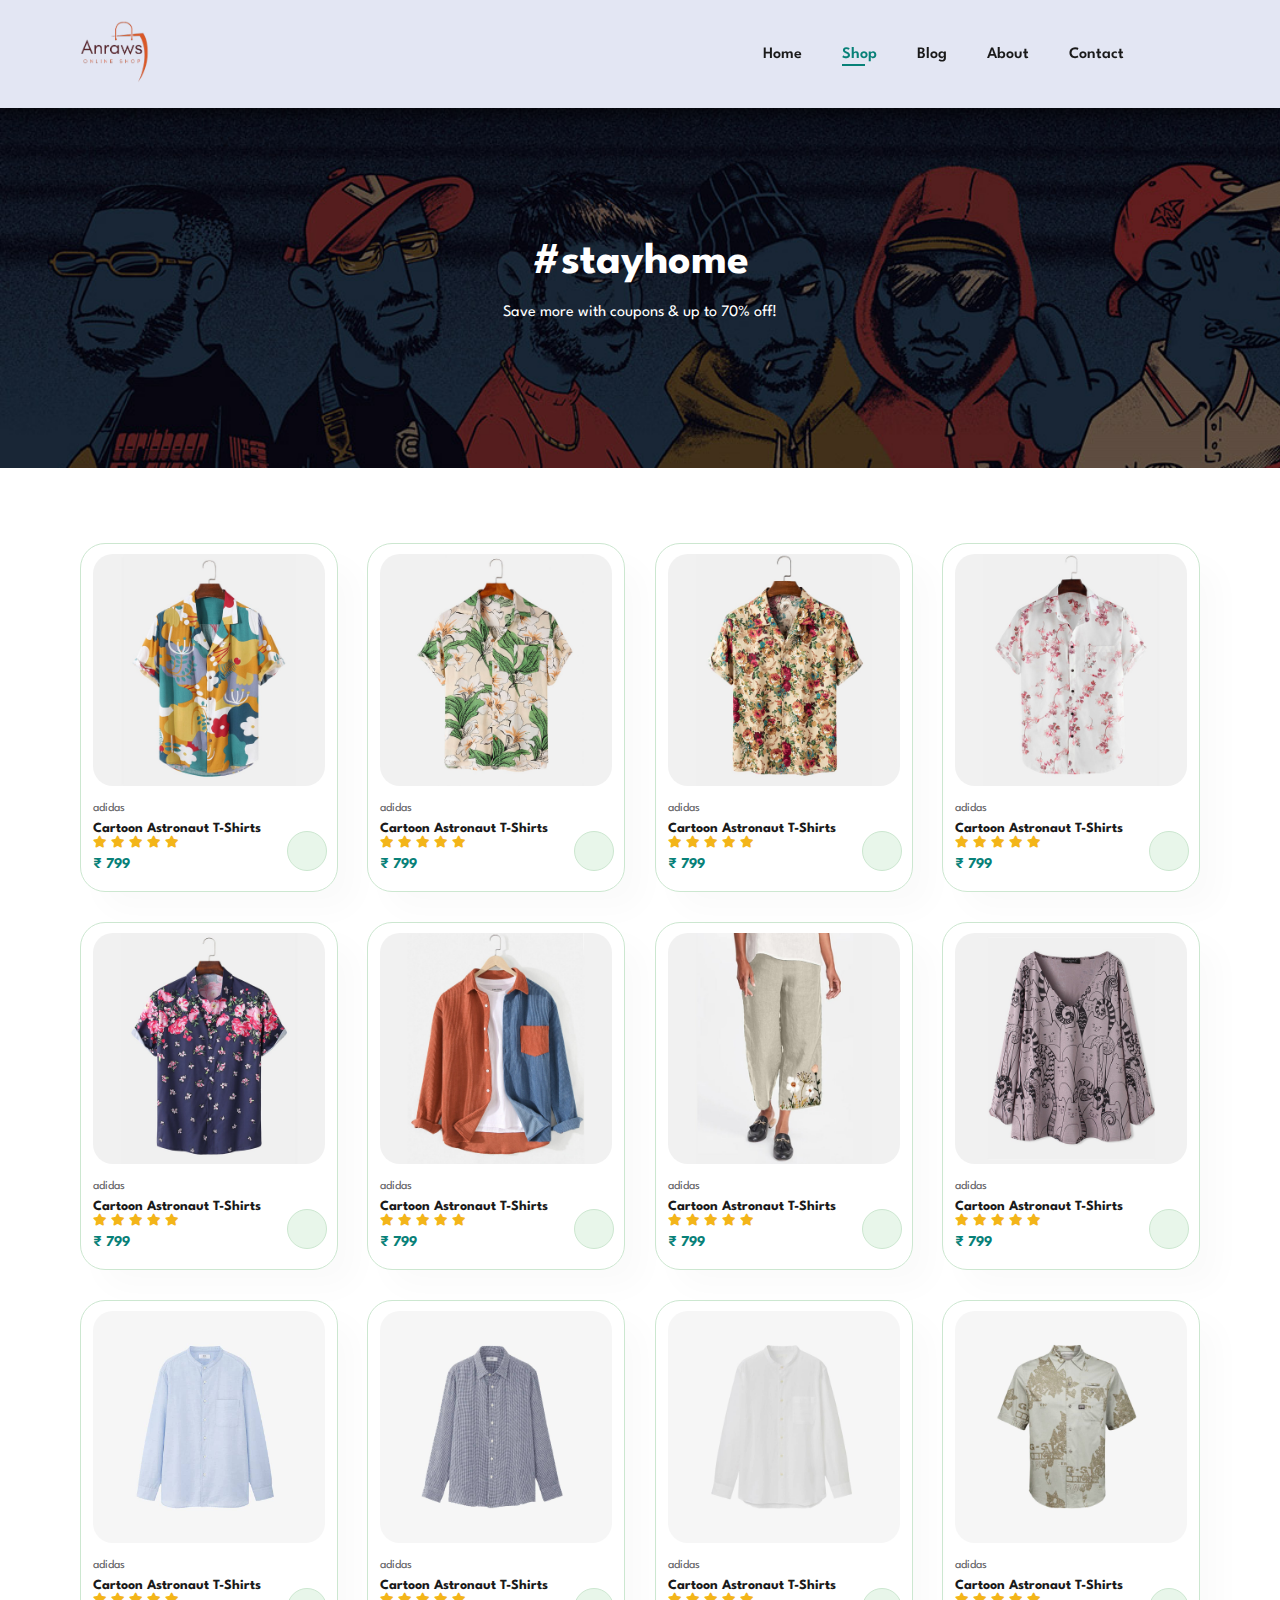
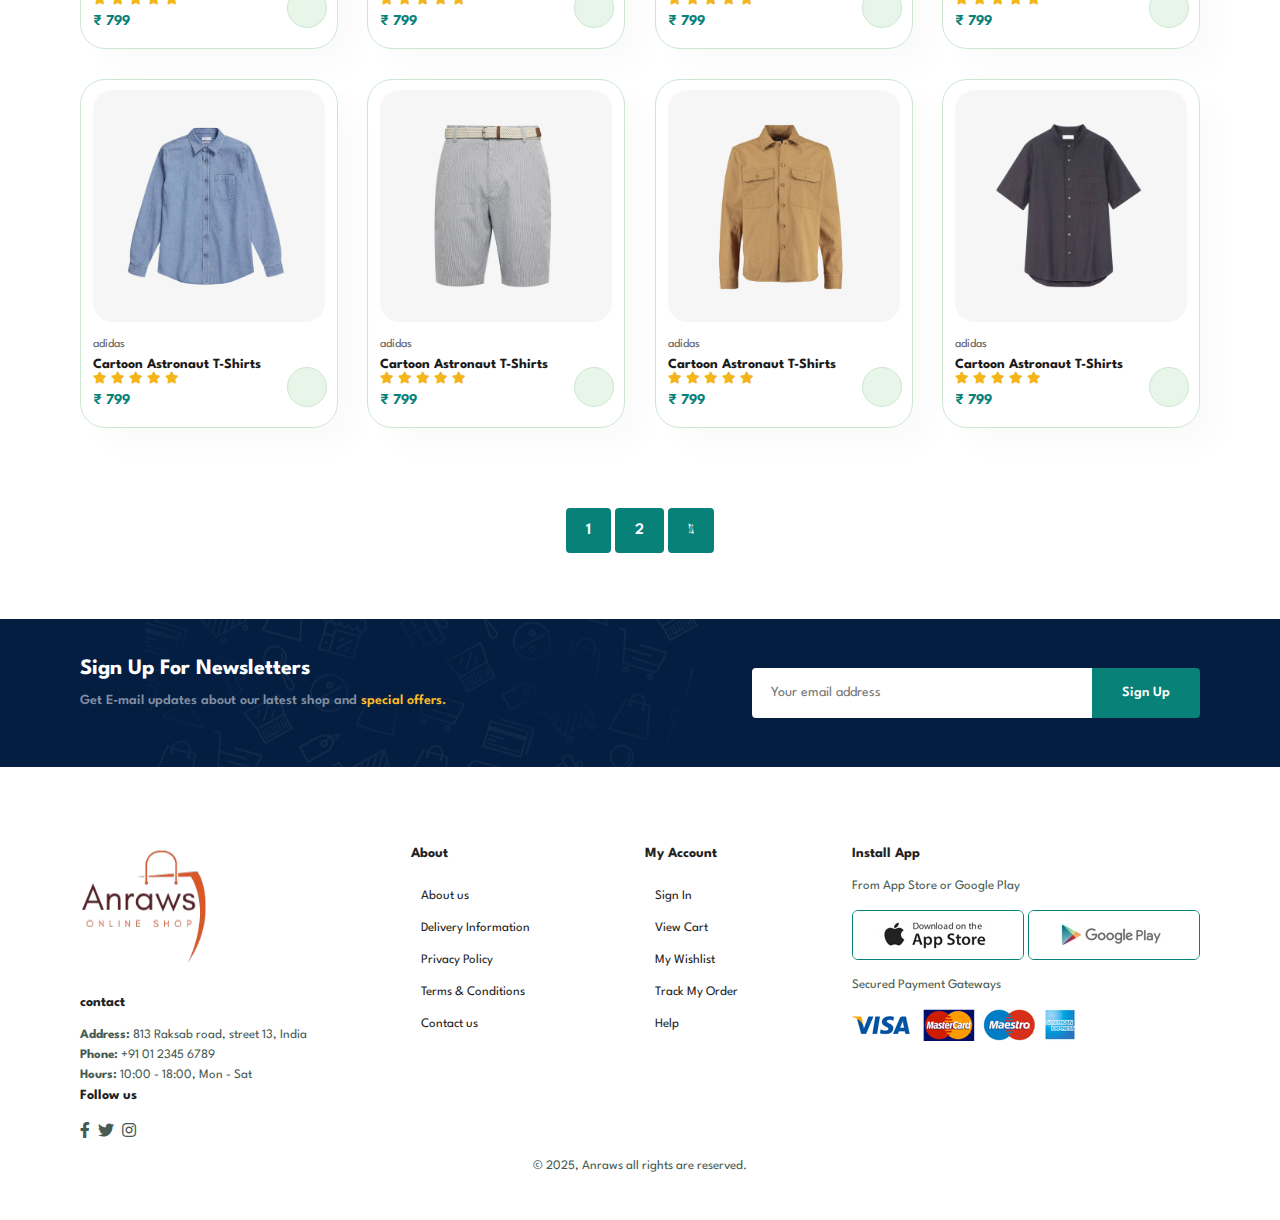
<file: shop.html>
<!DOCTYPE html>
<html lang="en">
<head>
    <meta charset="UTF-8">
    <meta name="viewport" content="width=device-width, initial-scale=1.0">
    <title>E-commerce</title>

    <link rel="stylesheet" href="https://pro.fontawesome.com/releases/v5.10.0/css/all.css">
    <link rel="stylesheet" href="style.css">
    
</head>
<body>
    <section id="header">
        <a href="#"><img src="images/logo.png" class="logo" alt="" width="70px"></a>

        <div>
            <ul id="navbar">
                <li><a  href="index.html">Home</a></li>
                <li><a class="active" href="shop.html" target="_blank">Shop</a></li>
                <li><a href="blog.html">Blog</a></li>
                <li><a href="about.html">About</a></li>
                <li><a href="contact.html">Contact</a></li>
                <li id="lg-bag"><a href="cart.html"><i class="far fa-shopping-bag"></i></a></li>
                <a href="#" id="close"><i class="far fa-times"></i></a>
            </ul>
        </div>
        <div id="mobile">
        <a href="cart.html"><i class="far fa-shopping-bag"></i></a>
        <i id="bar" class="fas fa-outdent"></i>
        </div>
    </section>

    <section id="page-header">
       
        <h2>#stayhome</h2>
        <p>Save more with coupons & up to 70% off!</p>
        
    </section>

    <section id="product1" class="section-p1"> 
        <div class="pro-container">
            <div class="pro" onclick="window.location.href='sproduct.html';">
            <img src="images/products/f1.jpg" alt="">
            <div class="des">
                <span>adidas</span>
                <h5>Cartoon Astronaut T-Shirts</h5>
                <div class="star">
                    <i class="fas fa-star"></i>
                    <i class="fas fa-star"></i>
                    <i class="fas fa-star"></i>
                    <i class="fas fa-star"></i>
                    <i class="fas fa-star"></i>
                </div>
                <h4>&#8377 799</h4>
            </div>
            <a href="#"><i class="far fa-shopping-cart cart"></i></a>
        </div>
        <div class="pro">
            <img src="images/products/f2.jpg" alt="">
            <div class="des">
                <span>adidas</span>
                <h5>Cartoon Astronaut T-Shirts</h5>
                <div class="star">
                    <i class="fas fa-star"></i>
                    <i class="fas fa-star"></i>
                    <i class="fas fa-star"></i>
                    <i class="fas fa-star"></i>
                    <i class="fas fa-star"></i>
                </div>
                <h4>&#8377 799</h4>
            </div>
            <a href="#"><i class="far fa-shopping-cart cart"></i></a>
        </div>
        <div class="pro">
            <img src="images/products/f3.jpg" alt="">
            <div class="des">
                <span>adidas</span>
                <h5>Cartoon Astronaut T-Shirts</h5>
                <div class="star">
                    <i class="fas fa-star"></i>
                    <i class="fas fa-star"></i>
                    <i class="fas fa-star"></i>
                    <i class="fas fa-star"></i>
                    <i class="fas fa-star"></i>
                </div>
                <h4>&#8377 799</h4>
            </div>
            <a href="#"><i class="far fa-shopping-cart cart"></i></a>
        </div>
        <div class="pro">
            <img src="images/products/f4.jpg" alt="">
            <div class="des">
                <span>adidas</span>
                <h5>Cartoon Astronaut T-Shirts</h5>
                <div class="star">
                    <i class="fas fa-star"></i>
                    <i class="fas fa-star"></i>
                    <i class="fas fa-star"></i>
                    <i class="fas fa-star"></i>
                    <i class="fas fa-star"></i>
                </div>
                <h4>&#8377 799</h4>
            </div>
            <a href="#"><i class="far fa-shopping-cart cart"></i></a>
        </div>
        <div class="pro">
            <img src="images/products/f5.jpg" alt="">
            <div class="des">
                <span>adidas</span>
                <h5>Cartoon Astronaut T-Shirts</h5>
                <div class="star">
                    <i class="fas fa-star"></i>
                    <i class="fas fa-star"></i>
                    <i class="fas fa-star"></i>
                    <i class="fas fa-star"></i>
                    <i class="fas fa-star"></i>
                </div>
                <h4>&#8377 799</h4>
            </div>
            <a href="#"><i class="far fa-shopping-cart cart"></i></a>
        </div>
        <div class="pro">
            <img src="images/products/f6.jpg" alt="">
            <div class="des">
                <span>adidas</span>
                <h5>Cartoon Astronaut T-Shirts</h5>
                <div class="star">
                    <i class="fas fa-star"></i>
                    <i class="fas fa-star"></i>
                    <i class="fas fa-star"></i>
                    <i class="fas fa-star"></i>
                    <i class="fas fa-star"></i>
                </div>
                <h4>&#8377 799</h4>
            </div>
            <a href="#"><i class="far fa-shopping-cart cart"></i></a>
        </div>
        <div class="pro">
            <img src="images/products/f7.jpg" alt="">
            <div class="des">
                <span>adidas</span>
                <h5>Cartoon Astronaut T-Shirts</h5>
                <div class="star">
                    <i class="fas fa-star"></i>
                    <i class="fas fa-star"></i>
                    <i class="fas fa-star"></i>
                    <i class="fas fa-star"></i>
                    <i class="fas fa-star"></i>
                </div>
                <h4>&#8377 799</h4>
            </div>
            <a href="#"><i class="far fa-shopping-cart cart"></i></a>
        </div>
        <div class="pro">
            <img src="images/products/f8.jpg" alt="">
            <div class="des">
                <span>adidas</span>
                <h5>Cartoon Astronaut T-Shirts</h5>
                <div class="star">
                    <i class="fas fa-star"></i>
                    <i class="fas fa-star"></i>
                    <i class="fas fa-star"></i>
                    <i class="fas fa-star"></i>
                    <i class="fas fa-star"></i>
                </div>
                <h4>&#8377 799</h4>
            </div>
            <a href="#"><i class="far fa-shopping-cart cart"></i></a>
        </div>
       
            <div class="pro">
            <img src="images/products/n1.jpg" alt="">
            <div class="des">
                <span>adidas</span>
                <h5>Cartoon Astronaut T-Shirts</h5>
                <div class="star">
                    <i class="fas fa-star"></i>
                    <i class="fas fa-star"></i>
                    <i class="fas fa-star"></i>
                    <i class="fas fa-star"></i>
                    <i class="fas fa-star"></i>
                </div>
                <h4>&#8377 799</h4>
            </div>
            <a href="#"><i class="far fa-shopping-cart cart"></i></a>
        </div>
        <div class="pro">
            <img src="images/products/n2.jpg" alt="">
            <div class="des">
                <span>adidas</span>
                <h5>Cartoon Astronaut T-Shirts</h5>
                <div class="star">
                    <i class="fas fa-star"></i>
                    <i class="fas fa-star"></i>
                    <i class="fas fa-star"></i>
                    <i class="fas fa-star"></i>
                    <i class="fas fa-star"></i>
                </div>
                <h4>&#8377 799</h4>
            </div>
            <a href="#"><i class="far fa-shopping-cart cart"></i></a>
        </div>
        <div class="pro">
            <img src="images/products/n3.jpg" alt="">
            <div class="des">
                <span>adidas</span>
                <h5>Cartoon Astronaut T-Shirts</h5>
                <div class="star">
                    <i class="fas fa-star"></i>
                    <i class="fas fa-star"></i>
                    <i class="fas fa-star"></i>
                    <i class="fas fa-star"></i>
                    <i class="fas fa-star"></i>
                </div>
                <h4>&#8377 799</h4>
            </div>
            <a href="#"><i class="far fa-shopping-cart cart"></i></a>
        </div>
        <div class="pro">
            <img src="images/products/n4.jpg" alt="">
            <div class="des">
                <span>adidas</span>
                <h5>Cartoon Astronaut T-Shirts</h5>
                <div class="star">
                    <i class="fas fa-star"></i>
                    <i class="fas fa-star"></i>
                    <i class="fas fa-star"></i>
                    <i class="fas fa-star"></i>
                    <i class="fas fa-star"></i>
                </div>
                <h4>&#8377 799</h4>
            </div>
            <a href="#"><i class="far fa-shopping-cart cart"></i></a>
        </div>
        <div class="pro">
            <img src="images/products/n5.jpg" alt="">
            <div class="des">
                <span>adidas</span>
                <h5>Cartoon Astronaut T-Shirts</h5>
                <div class="star">
                    <i class="fas fa-star"></i>
                    <i class="fas fa-star"></i>
                    <i class="fas fa-star"></i>
                    <i class="fas fa-star"></i>
                    <i class="fas fa-star"></i>
                </div>
                <h4>&#8377 799</h4>
            </div>
            <a href="#"><i class="far fa-shopping-cart cart"></i></a>
        </div>
        <div class="pro">
            <img src="images/products/n6.jpg" alt="">
            <div class="des">
                <span>adidas</span>
                <h5>Cartoon Astronaut T-Shirts</h5>
                <div class="star">
                    <i class="fas fa-star"></i>
                    <i class="fas fa-star"></i>
                    <i class="fas fa-star"></i>
                    <i class="fas fa-star"></i>
                    <i class="fas fa-star"></i>
                </div>
                <h4>&#8377 799</h4>
            </div>
            <a href="#"><i class="far fa-shopping-cart cart"></i></a>
        </div>
        <div class="pro">
            <img src="images/products/n7.jpg" alt="">
            <div class="des">
                <span>adidas</span>
                <h5>Cartoon Astronaut T-Shirts</h5>
                <div class="star">
                    <i class="fas fa-star"></i>
                    <i class="fas fa-star"></i>
                    <i class="fas fa-star"></i>
                    <i class="fas fa-star"></i>
                    <i class="fas fa-star"></i>
                </div>
                <h4>&#8377 799</h4>
            </div>
            <a href="#"><i class="far fa-shopping-cart cart"></i></a>
        </div>
        <div class="pro">
            <img src="images/products/n8.jpg" alt="">
            <div class="des">
                <span>adidas</span>
                <h5>Cartoon Astronaut T-Shirts</h5>
                <div class="star">
                    <i class="fas fa-star"></i>
                    <i class="fas fa-star"></i>
                    <i class="fas fa-star"></i>
                    <i class="fas fa-star"></i>
                    <i class="fas fa-star"></i>
                </div>
                <h4>&#8377 799</h4>
            </div>
            <a href="#"><i class="far fa-shopping-cart cart"></i></a>
        </div>
        </div>
    </section>

    <section id="pagination" class="section-p1">
        <a href="#">1</a>
        <a href="#">2</a>
        <a href="#"><i class="fal fa-long-arrow-alt-right"></i></a>
    </section>

    <section id="newsletter" class="section-p1 section-m1">
        <div class="newstext">
            <h4>Sign Up For Newsletters</h4>
            <p>Get E-mail updates about our latest shop and <span>special offers.</span></p>
        </div>
        <div class="form">
            <input type="text" placeholder="Your email address">
            <button class="normal">Sign Up</button>
        </div>
    </section>

    <footer class="section-p1">
        <div class="col">
            <img class="logo" src="images/logo.png" alt="" width="130px">
            <h4>contact</h4>
            <p><strong>Address: </strong>813 Raksab road, street 13, India</p>
            <p><strong>Phone: </strong>+91 01 2345 6789</p>
            <p><strong>Hours: </strong>10:00 - 18:00, Mon - Sat</p>
            <div class="follow">
                <h4>Follow us</h4>
                <div class="icon">
                    <i class="fab fa-facebook-f"></i>
                    <i class="fab fa-twitter"></i>
                    <i class="fab fa-instagram"></i>
                </div>
            </div>
        </div>

        <div class="col">
            <h4>About</h4>
            <a href="#">About us</a>
            <a href="#">Delivery Information</a>
            <a href="#">Privacy Policy</a>
            <a href="#">Terms & Conditions</a>
            <a href="#">Contact us</a>
        </div>

        <div class="col">
            <h4>My Account</h4>
            <a href="#">Sign In</a>
            <a href="#">View Cart</a>
            <a href="#">My Wishlist</a>
            <a href="#">Track My Order</a>
            <a href="#">Help</a>
        </div>

        <div class="col install">
            <h4>Install App</h4>
            <p>From App Store or Google Play</p>
            <div class="row">
                <img src="images/pay/app.jpg" alt="">
                <img src="images/pay/play.jpg" alt="">
            </div>
            <p>Secured Payment Gateways</p>
            <img src="images/pay/pay.png" alt="">
        </div>

        <div class="copyright">
            <p>&copy 2025, Anraws all rights are reserved. </p>
        </div>
    </footer>

    <script src="script.js"></script>
</body>
</html>
</file>
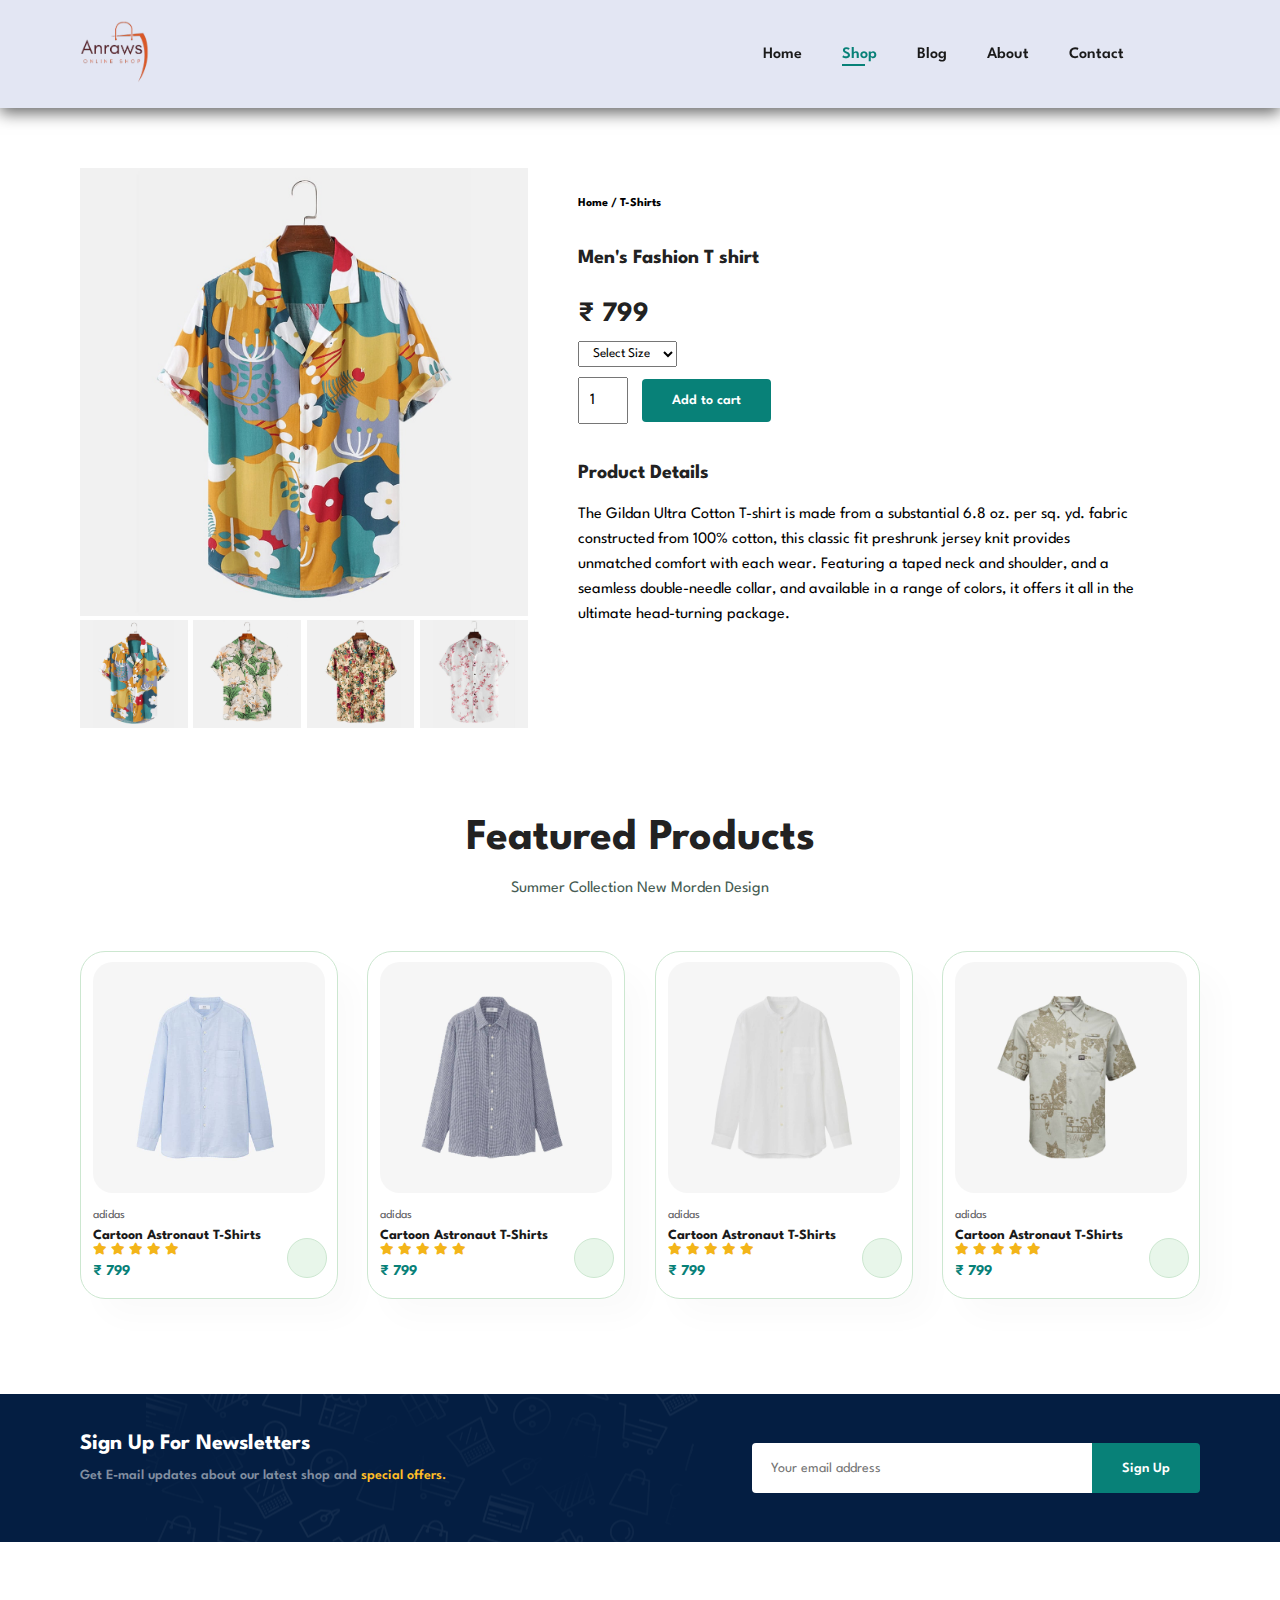
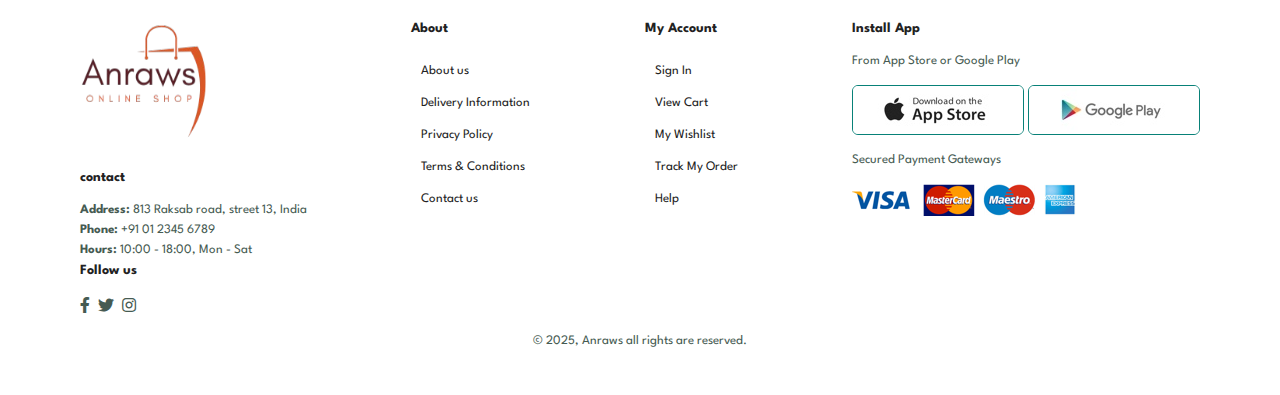
<file: sproduct.html>
<!DOCTYPE html>
<html lang="en">
<head>
    <meta charset="UTF-8">
    <meta name="viewport" content="width=device-width, initial-scale=1.0">
    <title>E-commerce</title>

    <link rel="stylesheet" href="https://pro.fontawesome.com/releases/v5.10.0/css/all.css">
    <link rel="stylesheet" href="style.css">
    
</head>
<body>
    <section id="header">
        <a href="#"><img src="images/logo.png" class="logo" alt="" width="70px"></a>

        <div>
            <ul id="navbar">
                <li><a  href="index.html">Home</a></li>
                <li><a class="active" href="shop.html" target="_blank">Shop</a></li>
                <li><a href="blog.html">Blog</a></li>
                <li><a href="about.html">About</a></li>
                <li><a href="contact.html">Contact</a></li>
                <li id="lg-bag"><a href="cart.html"><i class="far fa-shopping-bag"></i></a></li>
                <a href="#" id="close"><i class="far fa-times"></i></a>
            </ul>
        </div>
        <div id="mobile">
        <a href="cart.html"><i class="far fa-shopping-bag"></i></a>
        <i id="bar" class="fas fa-outdent"></i>
        </div>
    </section>

    <section id="prodetails" class="section-p1">
        <div class="single-pro-image">
            <img src="images/products/f1.jpg" width="100%" id="MainImg" alt="">

            <div class="small-img-group">
                <div class="small-img-col">
                    <img src="images/products/f1.jpg" width="100%" id="small-img" alt="">
                </div> 
                <div class="small-img-col">
                    <img src="images/products/f2.jpg" width="100%" class="small-img" alt="">
                </div>
                <div class="small-img-col">
                    <img src="images/products/f3.jpg" width="100%" class="small-img" alt="">
                </div>
                <div class="small-img-col">
                    <img src="images/products/f4.jpg" width="100%" class="small-img" alt="">
                </div>
            </div>
        </div>

        <div class="single-pro-details">
            <h6>Home / T-Shirts</h6>
            <h4>Men's Fashion T shirt</h4>
            <h2>&#8377 799</h2>
            <select>
                <option >Select Size</option>
                <option >XL</option>
                <option >XXL</option>
                <option >Small</option>
                <option >Large</option>
            </select>
            <input type="number" value="1">
            <button class="normal">Add to cart</button>
            <h4>Product Details</h4>
            <span>The Gildan Ultra Cotton T-shirt is made from a substantial 6.8 oz. per sq. yd. fabric constructed from 100% cotton, this classic fit preshrunk jersey knit provides unmatched comfort with each wear. Featuring a taped neck and shoulder, and a seamless double-needle collar, and available in a range of colors, it offers it all in the ultimate head-turning package.</span>
        </div>
    </section>

    <section id="product1" class="section-p1">
        <h2>Featured Products</h2>
        <p>Summer Collection New Morden Design</p>
        <div class="pro-container">
            <div class="pro">
            <img src="images/products/n1.jpg" alt="">
            <div class="des">
                <span>adidas</span>
                <h5>Cartoon Astronaut T-Shirts</h5>
                <div class="star">
                    <i class="fas fa-star"></i>
                    <i class="fas fa-star"></i>
                    <i class="fas fa-star"></i>
                    <i class="fas fa-star"></i>
                    <i class="fas fa-star"></i>
                </div>
                <h4>&#8377 799</h4>
            </div>
            <a href="#"><i class="far fa-shopping-cart cart"></i></a>
        </div>
        <div class="pro">
            <img src="images/products/n2.jpg" alt="">
            <div class="des">
                <span>adidas</span>
                <h5>Cartoon Astronaut T-Shirts</h5>
                <div class="star">
                    <i class="fas fa-star"></i>
                    <i class="fas fa-star"></i>
                    <i class="fas fa-star"></i>
                    <i class="fas fa-star"></i>
                    <i class="fas fa-star"></i>
                </div>
                <h4>&#8377 799</h4>
            </div>
            <a href="#"><i class="far fa-shopping-cart cart"></i></a>
        </div>
        <div class="pro">
            <img src="images/products/n3.jpg" alt="">
            <div class="des">
                <span>adidas</span>
                <h5>Cartoon Astronaut T-Shirts</h5>
                <div class="star">
                    <i class="fas fa-star"></i>
                    <i class="fas fa-star"></i>
                    <i class="fas fa-star"></i>
                    <i class="fas fa-star"></i>
                    <i class="fas fa-star"></i>
                </div>
                <h4>&#8377 799</h4>
            </div>
            <a href="#"><i class="far fa-shopping-cart cart"></i></a>
        </div>
        <div class="pro">
            <img src="images/products/n4.jpg" alt="">
            <div class="des">
                <span>adidas</span>
                <h5>Cartoon Astronaut T-Shirts</h5>
                <div class="star">
                    <i class="fas fa-star"></i>
                    <i class="fas fa-star"></i>
                    <i class="fas fa-star"></i>
                    <i class="fas fa-star"></i>
                    <i class="fas fa-star"></i>
                </div>
                <h4>&#8377 799</h4>
            </div>
            <a href="#"><i class="far fa-shopping-cart cart"></i></a>
        </div>
        </div>
    </section>

    <section id="newsletter" class="section-p1 section-m1">
        <div class="newstext">
            <h4>Sign Up For Newsletters</h4>
            <p>Get E-mail updates about our latest shop and <span>special offers.</span></p>
        </div>
        <div class="form">
            <input type="text" placeholder="Your email address">
            <button class="normal">Sign Up</button>
        </div>
    </section>

    <footer class="section-p1">
        <div class="col">
            <img class="logo" src="images/logo.png" alt="" width="130px">
            <h4>contact</h4>
            <p><strong>Address: </strong>813 Raksab road, street 13, India</p>
            <p><strong>Phone: </strong>+91 01 2345 6789</p>
            <p><strong>Hours: </strong>10:00 - 18:00, Mon - Sat</p>
            <div class="follow">
                <h4>Follow us</h4>
                <div class="icon">
                    <i class="fab fa-facebook-f"></i>
                    <i class="fab fa-twitter"></i>
                    <i class="fab fa-instagram"></i>
                </div>
            </div>
        </div>

        <div class="col">
            <h4>About</h4>
            <a href="#">About us</a>
            <a href="#">Delivery Information</a>
            <a href="#">Privacy Policy</a>
            <a href="#">Terms & Conditions</a>
            <a href="#">Contact us</a>
        </div>

        <div class="col">
            <h4>My Account</h4>
            <a href="#">Sign In</a>
            <a href="#">View Cart</a>
            <a href="#">My Wishlist</a>
            <a href="#">Track My Order</a>
            <a href="#">Help</a>
        </div>

        <div class="col install">
            <h4>Install App</h4>
            <p>From App Store or Google Play</p>
            <div class="row">
                <img src="images/pay/app.jpg" alt="">
                <img src="images/pay/play.jpg" alt="">
            </div>
            <p>Secured Payment Gateways</p>
            <img src="images/pay/pay.png" alt="">
        </div>

        <div class="copyright">
            <p>&copy 2025, Anraws all rights are reserved. </p>
        </div>
    </footer>

    <script>
        var MainImg = document.getElementById("MainImg");
        var smallimg = document.getElementsByClassName("small-img");

        smallimg[0].onclick = function(){
            MainImg.src = smallimg[0].src;
        }
        smallimg[1].onclick = function(){
            MainImg.src = smallimg[1].src;
        } 
        smallimg[2].onclick = function(){
            MainImg.src = smallimg[2].src;
        }
        smallimg[3].onclick = function(){
            MainImg.src = smallimg[3].src;
        }
    </script>

    <script src="script.js"></script>
</body>
</html>
</file>
<file: style.css>
@import url("https://fonts.googleapis.com/css2?family=Spartan:wght@100;200;300;400;500;600;700;800;900&display=swap");

* {
  margin: 0;
  padding: 0;
  box-sizing: border-box;
  font-family: "Spartan", sans-serif;
}

h1 {
  font-size: 50px;
  line-height: 64px;
  color: #222;
}

h2 {
  font-size: 44px;
  line-height: 54px;
  color: #222;
}

h4 {
  font-size: 20px;
  color: #222;
}

h6 {
  font-weight: 700;
  font-size: 12px;
}

p {
  font-size: 16px;
  color: #465b52;
  margin: 15px 0 20px 0;
}

.section-p1 {
  padding: 40px 80px;
}

.section-m1 {
  margin: 40px 0;
}

button.normal {
  font-size: 14px;
  font-weight: 600;
  padding: 15px 30px;
  color: #000;
  background-color: #fff;
  border-radius: 4px;
  cursor: pointer;
  border: none;
  outline: none;
  transition: 0.2s;
}

button.white {
  font-size: 13px;
  font-weight: 600;
  padding: 11px 18px;
  color: #fff;
  background-color: transparent;
  cursor: pointer;
  border: 1px solid #fff;
  outline: none;
  transition: 0.2s;
}

body {
  width: 100%;
}

/* header */

#header {
  display: flex;
  align-items: center;
  justify-content: space-between;
  padding: 20px 80px;
  background: #e3e6f3;
  box-shadow: 0 5px 15px rgba(0, 0, 0, 0.6);
  z-index: 999;
  position: sticky;
  top: 0;
  left: 0;
}

#navbar {
  display: flex;
  align-items: center;
  justify-content: center;
}

#navbar li {
  list-style: none;
  padding: 0 20px;
  position: relative;
}

#navbar li a {
  text-decoration: none;
  font-size: 16px;
  font-weight: 600;
  color: #1a1a1a;
  transition: 0.3s ease;
}

#navbar li a:hover,
#navbar li a.active {
  color: #088178;
}

#navbar li a.active::after,
#navbar li a:hover::after {
  content: "";
  width: 30%;
  height: 2px;
  background: #088178;
  position: absolute;
  bottom: -4px;
  left: 20px;
}

#mobile {
  display: none;
  align-items: center;
}

/* home page */

#hero {
  background-image: url("images/hero4.png");
  height: 90vh;
  width: 100%;
  background-size: cover;
  background-position: top 25% right 0;
  padding: 0 80px;
  display: flex;
  flex-direction: column;
  align-items: flex-start;
  justify-content: center;
}

#hero h4,
h1 {
  padding-bottom: 15px;
}
#hero h1 {
  color: #088178;
}
#hero button {
  background-image: url("images/button.png");
  background-color: transparent;
  color: #088178;
  border: 0;
  padding: 14px 80px 14px 65px;
  background-repeat: no-repeat;
  cursor: pointer;
  font-weight: 700;
  font-size: 15px;
}

#feature {
  display: flex;
  align-items: center;
  justify-content: space-between;
  flex-wrap: wrap;
}

#feature .fe-box {
  width: 180px;
  text-align: center;
  padding: 25px 15px;
  box-shadow: 20px 20px 34px rgba(0, 0, 0, 0);
  border: 1px solid #cce7d0;
  border-radius: 4px;
  margin: 15px 0;
}

#feature .fe-box:hover {
  box-shadow: 10px 10px 54px rgba(0, 0, 0, 0.2);
}

#feature .fe-box img {
  width: 100%;
  margin-bottom: 10px;
}

#feature .fe-box h6 {
  display: inline-block;
  padding: 9px 8px 6px 8px;
  line-height: 1;
  border-radius: 4px;
  color: #088178;
  background-color: #fddde4;
}

#feature .fe-box:nth-child(2) h6 {
  background-color: #cdebbc;
}

#feature .fe-box:nth-child(3) h6 {
  background-color: #d1e8f2;
}

#feature .fe-box:nth-child(4) h6 {
  background-color: #cdd4f8;
}

#feature .fe-box:nth-child(5) h6 {
  background-color: #f6dbf6;
}

#feature .fe-box:nth-child(6) h6 {
  background-color: #fff2e5;
}

#product1 {
  text-align: center;
}
#product1 .pro-container {
  display: flex;
  justify-content: space-between;
  padding-top: 20px;
  flex-wrap: wrap;
}

#product1 .pro {
  width: 23%;
  min-width: 250px;
  padding: 10px 12px;
  border: 1px solid #cce7d0;
  border-radius: 25px;
  cursor: pointer;
  box-shadow: 20px 20px 30px rgba(0, 0, 0, 0.02);
  margin: 15px 0;
  position: relative;
}

#product1 .pro:hover {
  box-shadow: 20px 20px 30px rgba(0, 0, 0, 0.09);
}

#product1 .pro img {
  width: 100%;
  border-radius: 20px;
}

#product1 .pro .des {
  text-align: start;
  padding: 10px 0;
}

#product1 .pro .des span {
  color: #606063;
  font-size: 12px;
}

#product1 .pro .des h5 {
  padding-top: 7px;
  color: #1a1a1a;
  font-size: 14px;
}

#product1 .pro .des i {
  font-size: 12px;
  color: rgb(243, 181, 25);
}

#product1 .pro .des h4 {
  padding-top: 7px;
  font-size: 15px;
  font-weight: 700;
  color: #088178;
}

#product1 .pro .cart {
  width: 40px;
  height: 40px;
  line-height: 40px;
  border-radius: 50px;
  background-color: #e8f6ea;
  font-weight: 500;
  color: #088178;
  border: 1px solid #cce7d0;
  position: absolute;
  bottom: 20px;
  right: 10px;
}

#banner {
  display: flex;
  flex-direction: column;
  justify-content: center;
  align-items: center;
  text-align: center;
  background-image: url(images/banner/b2.jpg);
  width: 100%;
  height: 40vh;
  background-size: cover;
  background-position: center;
}

#banner h4 {
  color: #fff;
  font-size: 16px;
}

#banner h2 {
  color: #fff;
  font-size: 30px;
  padding: 10px 0;
}

#banner h2 span {
  color: #ef3636;
}

#banner button:hover {
  background: #088178;
  color: #fff;
}

#sm-banner {
  display: flex;
  justify-content: space-between;
  flex-wrap: wrap;
}

#sm-banner .banner-box {
  display: flex;
  flex-direction: column;
  justify-content: center;
  align-items: flex-start;
  background-image: url(images/banner/b17.jpg);
  min-width: 580px;
  height: 50vh;
  background-size: cover;
  background-position: center;
  padding: 30px;
}

#sm-banner .banner-box2 {
  background-image: url(images/banner/b10.jpg);
}

#sm-banner h4 {
  color: #fff;
  font-size: 20px;
  font-weight: 300;
}

#sm-banner h2 {
  color: #fff;
  font-size: 28px;
  font-weight: 800;
}

#sm-banner span {
  color: #fff;
  font-size: 14px;
  font-weight: 500;
  padding-bottom: 15px;
}

#sm-banner .banner-box:hover button {
  background-color: #088178;
  border: 1px solid #088178;
}

#banner3 {
  display: flex;
  justify-content: space-between;
  flex-wrap: wrap;
  padding: 0 80px;
}

#banner3 .banner-box {
  display: flex;
  flex-direction: column;
  justify-content: center;
  align-items: flex-start;
  background-image: url(images/banner/b7.jpg);
  min-width: 30%;
  height: 30vh;
  background-size: cover;
  background-position: center;
  padding: 20px;
  margin-bottom: 20px;
}

#banner3 .banner-box2 {
  background-image: url(images/banner/b4.jpg);
}

#banner3 .banner-box3 {
  background-image: url(images/banner/b18.jpg);
}

#banner3 h2 {
  color: #fff;
  font-weight: 900;
  font-size: 22px;
}

#banner3 h3 {
  color: #ec544e;
  font-weight: 900;
  font-size: 15px;
}

#newsletter {
  display: flex;
  justify-content: space-between;
  flex-wrap: wrap;
  align-items: center;
  background-image: url(images/banner/b14.png);
  background-repeat: no-repeat;
  background-position: 20% 30%;
  background-color: #041e42;
}

#newsletter h4 {
  font-size: 22px;
  font-weight: 700;
  color: #fff;
}

#newsletter p {
  font-size: 14px;
  font-weight: 600;
  color: #818ea0;
}

#newsletter p span {
  color: #ffbd27;
}

#newsletter .form {
  display: flex;
  width: 40%;
}

#newsletter input {
  height: 3.125rem;
  padding: 01.25em;
  font-size: 14px;
  width: 100%;
  border: 1px solid transparent;
  border-radius: 4px;
  outline: none;
  border-top-right-radius: 0;
  border-bottom-right-radius: 0;
}

#newsletter button {
  background-color: #088178;
  color: #fff;
  white-space: nowrap;
  border-top-left-radius: 0;
  border-bottom-left-radius: 0;
}

footer {
  display: flex;
  flex-wrap: wrap;
  justify-content: space-between;
}

footer .col {
  display: flex;
  flex-direction: column;
  align-items: flex-start;
  margin-bottom: 20px;
}

footer .logo {
  margin-bottom: 30px;
}
footer h4 {
  font-size: 14px;
  padding-bottom: 20px;
}
footer p {
  font-size: 13px;
  margin: 0 0 8px 0;
}
footer a {
  font-size: 13px;
  text-decoration: none;
  color: #222;
  margin: 10px;
}

footer.follow {
  margin-top: 20px;
}

footer .follow i {
  color: #465b52;
  padding-right: 4px;
  cursor: pointer;
}

footer .install .row img {
  border: 1px solid #088178;
  border-radius: 6px;
}

footer .install img {
  margin: 10px 0 15px;
}

footer .follow i:hover,
footer a:hover {
  color: #088178;
}

footer .copyright {
  width: 100%;
  text-align: center;
}

#close {
  display: none;
}

/* shop page */
#page-header {
  background-image: url("images/banner/b1.jpg");
  width: 100%;
  height: 40vh;
  background-size: cover;
  display: flex;
  justify-content: center;
  align-items: center;
  flex-direction: column;
  padding: 14px;
}

#page-header h2,
#page-header p {
  color: #fff;
}

#pagination {
  text-align: center;
}

#pagination a {
  text-decoration: none;
  background-color: #088178;
  padding: 15px 20px;
  border-radius: 4px;
  color: #fff;
  font-weight: 600;
}

#pagination a i {
  font-size: 16px;
  font-weight: 600px;
}

/* single product */
#prodetails .single-pro-image {
  width: 40%;
  margin-right: 50px;
}

.small-img-group {
  display: flex;
  justify-content: space-between;
}

.small-img-col {
  flex-basis: 24%;
  cursor: pointer;
}

#prodetails {
  display: flex;
  margin-top: 20px;
}

#prodetails .single-pro-details {
  width: 50%;
  padding-top: 30px;
}

#prodetails .single-pro-details h4 {
  padding: 40px 0 20px 0;
}

#prodetails .single-pro-details h2 {
  font-size: 28px;
}

#prodetails .single-pro-details select {
  display: block;
  padding: 5px 10px;
  margin-bottom: 10px;
}

#prodetails .single-pro-details input {
  width: 50px;
  height: 47px;
  padding-left: 10px;
  font-size: 16px;
  margin-right: 10px;
}

#prodetails .single-pro-details input:focus {
  outline: none;
}

#prodetails .single-pro-details button {
  background-color: #088178;
  color: #fff;
}

#prodetails .single-pro-details span {
  line-height: 25px;
}

/* blog */
#page-header.blog-header {
  background-image: url(images/banner/b19.jpg);
}

#blog {
  padding: 150px 150px 0 150px;
}

#blog .blog-box {
  display: flex;
  align-items: center;
  width: 100%;
  position: relative;
  padding-bottom: 90px;
}

#blog .blog-img {
  width: 50%;
  margin-right: 40px;
}

#blog img {
  width: 100%;
  height: 300px;
  object-fit: cover;
}
#blog .blog-details {
  width: 50%;
}
#blog .blog-details a {
  text-decoration: none;
  font-size: 11px;
  color: #000;
  font-weight: 700;
  position: relative;
  transition: 0.3s;
}

#blog .blog-details a::after {
  content: "";
  width: 50px;
  height: 1px;
  background-color: #000;
  position: absolute;
  top: 4px;
  right: -60px;
}

#blog .blog-details a:hover {
  color: #088178;
}

#blog .blog-details a:hover::after {
  background-color: #088178;
}
#blog .blog-box h1 {
  position: absolute;
  top: -40px;
  left: 0;
  font-size: 70px;
  font-weight: 700;
  color: #c9cbce;
  z-index: -9;
}

/* about */
#page-header .about-header {
  background-image: url(images/about/banner.png);
}
#about-head{
  display: flex;
  align-items: center;
}
#about-head img{
  width: 50%;
  height: auto;
}
#about-head div{
  padding-left: 40px;
}

#about-app{
  text-align: center;
}

#about-app .video{
  width: 70%;
  height: 100%;
  margin-top: 30px;
  margin:30px auto 0 auto;
}

#about-app .video video{
  width: 100%;
  height: 100%;
  border-radius: 20px;
}

/* contact */
#contact-details{
  display:flex;
  align-items: center;
  justify-content: space-between;
}

#contact-details .details{
  width: 40%;
}
#contact-details .details span,#form-details form span{
  font-size: 12px;
}

#contact-details .details h2,#form-details form h2{
  font-size: 20px;
  line-height: 35px;
  padding: 20px 0;
}

#contact-details .details h3{
  font-size: 16px;
  padding: 15px ;
}
#contact-details .details li{
  list-style: none;
  display: flex;
  padding: 10px 0;
}

#contact-details .details li i{
  font-size: 14px;
  padding-right: 22px;
}
#contact-details .details li p{
  margin: 0;
  font-size: 14px;
}
#contact-details .map{
  width: 55%;
  height: 400px;
}
#contact-details .map iframe{
  width: 100%;
  height: 100%;
}
#form-details{
  display: flex;
  justify-content: space-between;
  margin: 30px;
  padding: 80px;
  border: 1px solid #e1e1e1;
}
#form-details form{
  width: 65%;
  display: flex;
  flex-direction: column;
  align-items: flex-start;
}
#form-details form input,#form-details form textarea{
  width: 100%;
  padding: 12px 15px;
  outline: none;
  margin-bottom: 20px;
  border: 1px solid #e1e1e1;
}
#form-details form button{
  background-color: #088178;
  columns: #fff;
}

#form-detail .people div
{
  padding-bottom: 25px;
  display: flex;
  align-items: flex-start;
}
#form-detail .people div img{
  width: 65%;
  height: 65%;
  object-fit: cover;
  margin-right: 15px;
}
#form-detail .people div p{
  margin: 0;
  font-size: 30px;
  line-height: 23px;
}
#form-detail .people div p span{
  display: block;
  font-size: 16px;
  font-weight: 600;
  color: #000;
}

/* cart */
#cart{
  overflow-x: auto ;
}
#cart table{
  width: 100;
  border-collapse: collapse;
  table-layout: fixed;
  white-space: nowrap;
}

#cart table img{
  width: 70px;
}
#cart table td:nth-child(1){
  width: 100px;
  text-align: center;
}
#cart table td:nth-child(2){
  width: 150px;
  text-align: center;
}
#cart table td:nth-child(3){
  width: 250px;
  text-align: center;
}
#cart table td:nth-child(4),
#cart table td:nth-child(5),
#cart table td:nth-child(6){
  width: 150px;
  text-align: center;
}
#cart table td:nth-child(5) input{
  width: 70px;
  padding: 10px 5px 10px 15px;
}

#cart table thead{
  border: 1px dolid #e2e9e2 ;
  border-left: none;
  border-right: none;
}
#cart table thead td{
  font-weight:700px ;
  text-transform: uppercase;
  font-size: 13px;
  padding: 18px 0;
}
#cart table tbody tr td{
  padding-top: 15px;
} 
#cart table tbody td{
  font-size: 13px;
}

#cart-add{
  display: flex;
  flex-wrap: wrap;
  justify-content: space-between;
}
#coupon{
  width: 50%;
  margin-bottom: 30px;
}
#coupon h3,#subtotal h3{
  padding-bottom: 15px;
}
#coupon input{
  padding: 10px 20px;
  outline: none;
  width: 60%;
  margin-right: 10px;
  border: 1px solid #e2e9e1;
}
#coupon button,#subtotal button{
  background-color: #088178;
  color: #fff;
  padding: 12px 20px;
}

#subtotal{
  width: 50%;
  margin-bottom:30px ;
  border: 1px solid #e2e9e1;
  padding: 30px;
}
#subtotal table{
  border-collapse: collapse;
  width: 100%;
  margin-bottom: 20px;
}
#subtotal table td{
  width: 50%;
  border: 1px solid #e2e9e1;
  padding:10px ;
  font-size: 10px;
}


/* media query */

@media (max-width: 799px) {
  #navbar {
    display: flex;
    flex-direction: column;
    align-items: flex-start;
    justify-content: flex-start;
    position: fixed;
    top: 0;
    right: -300px;
    height: 100vh;
    width: 300px;
    background-color: #e3e6f3;
    box-shadow: 0 40px 60px rgba(0, 0, 0, 0.1);
    padding: 80px 0 0 10px;
    transition: 0.3s;
  }

  #navbar.active {
    right: 0px;
  }

  #navbar li {
    margin-bottom: 25px;
  }

  #mobile {
    display: flex;
    align-items: center;
  }

  #mobile i {
    color: #1a1a1a;
    font-size: 24px;
    padding-left: 20px;
  }
  #close {
    display: initial;
    position: absolute;
    top: 30px;
    left: 30px;
    color: #222;
    font-size: 24px;
  }
  #lg-bag {
    display: none;
  }

  #hero {
    height: 70vh;
    padding: 0 80px;
    background-position: top 30% right 30%;
  }

  #feature {
    justify-content: center;
  }

  #feature .fe-box {
    margin: 15px 15px;
  }

  .section-p1 {
    padding: 40px 40px;
  }

  #product1 .pro-container {
    justify-content: center;
  }

  #product1 .pro {
    margin: 15px;
  }

  #banner {
    width: 100%;
  }
  #sm-banner .banner-box {
    min-width: 100%;
    height: 30vh;
  }
  #sm-banner .banner-box2 {
    margin-top: 20px;
  }
  #banner3 {
    padding: 0 40px;
  }
  #banner3 .banner-box {
    width: 28%;
  }
  #newsletter .form {
    width: 70%;
  }

  /* contact */
  #form-details{
    padding: 40px;
  }
  #form-details form{
    width: 50%;
  }


}

@media (max-width: 477px) {
  #header {
    padding: 10px 30px;
  }
  h1 {
    font-size: 38px;
  }
  h2 {
    font-size: 32px;
  }
  #hero {
    padding: 0 20px;
    background-position: 55%;
  }
  .section-p1 {
    padding: 20px;
  }
  #feature {
    justify-content: space-between;
  }
  #feature .fe-box {
    width: 155px;
    margin: 0 0 15px 0;
  }
  #product1 .pro {
    width: 100%;
  }
  #banner {
    height: 40vh;
  }
  #sm-banner .banner-box {
    height: 40vh;
  }
  #sm-banner .banner-box2 {
    margin-top: 20px;
    height: 40vh;
  }
  #banner3 {
    padding: 0 20px;
  }
  #banner3 .banner-box {
    width: 100%;
  }
  #newsletter {
    pad: 40px 20px;
  }

  #newsletter .form {
    width: 100%;
  }

  footer .copyright {
    text-align: start;
    font-size: small;
  }

  /* sproduct */
  #prodetails {
    display: flex;
    flex-direction: column;
  }

  #prodetails .single-pro-image {
    width: 100%;
    margin-right: 0px;
  }

  #prodetails .single-pro-details {
    width: 100%;
  }

  #page-header p {
    font-size: 12px;
  }

  /* blog */
  #blog {
    padding: 100px 20px 0 20px;
  }

  #blog .blog-box {
    display: flex;
    flex-direction: column;
    align-items: flex-start;
  }

  #blog .blog-img {
    width: 100%;
    margin-right: 0px;
    margin-bottom: 30px;
  }
  #blog .blog-details {
    width: 100%;
  }

  /* about */
  #about-head{
    flex-direction: column;
  }

  #about-head img{
    width: 100%;
    margin-bottom: 20px;
  }
  #about-head div{
    padding-left: 0px;
  }
  #about-app .video{
    width: 100%;
  }

  /* contact */
  #contact-details{
    flex-direction: column;
  }
  #contact-details .details{
    width: 100%;
    margin-bottom: 30px;
  }
  #contact-details .map{
    width: 100%;
  }

  #form-details{
    margin: 10px;
    padding: 30px 10px;
    flex-wrap: wrap;
  }
  #form-details form{
    width: 100%;
    margin-bottom: 30px;
  }
  /* cart */
  #cart-add{
    flex-direction: column;
  }
  #coupon{
    width: 100%;
  }
  #subtotal{
    width: 100%;
    padding: 20px;
  }
}
</file>
